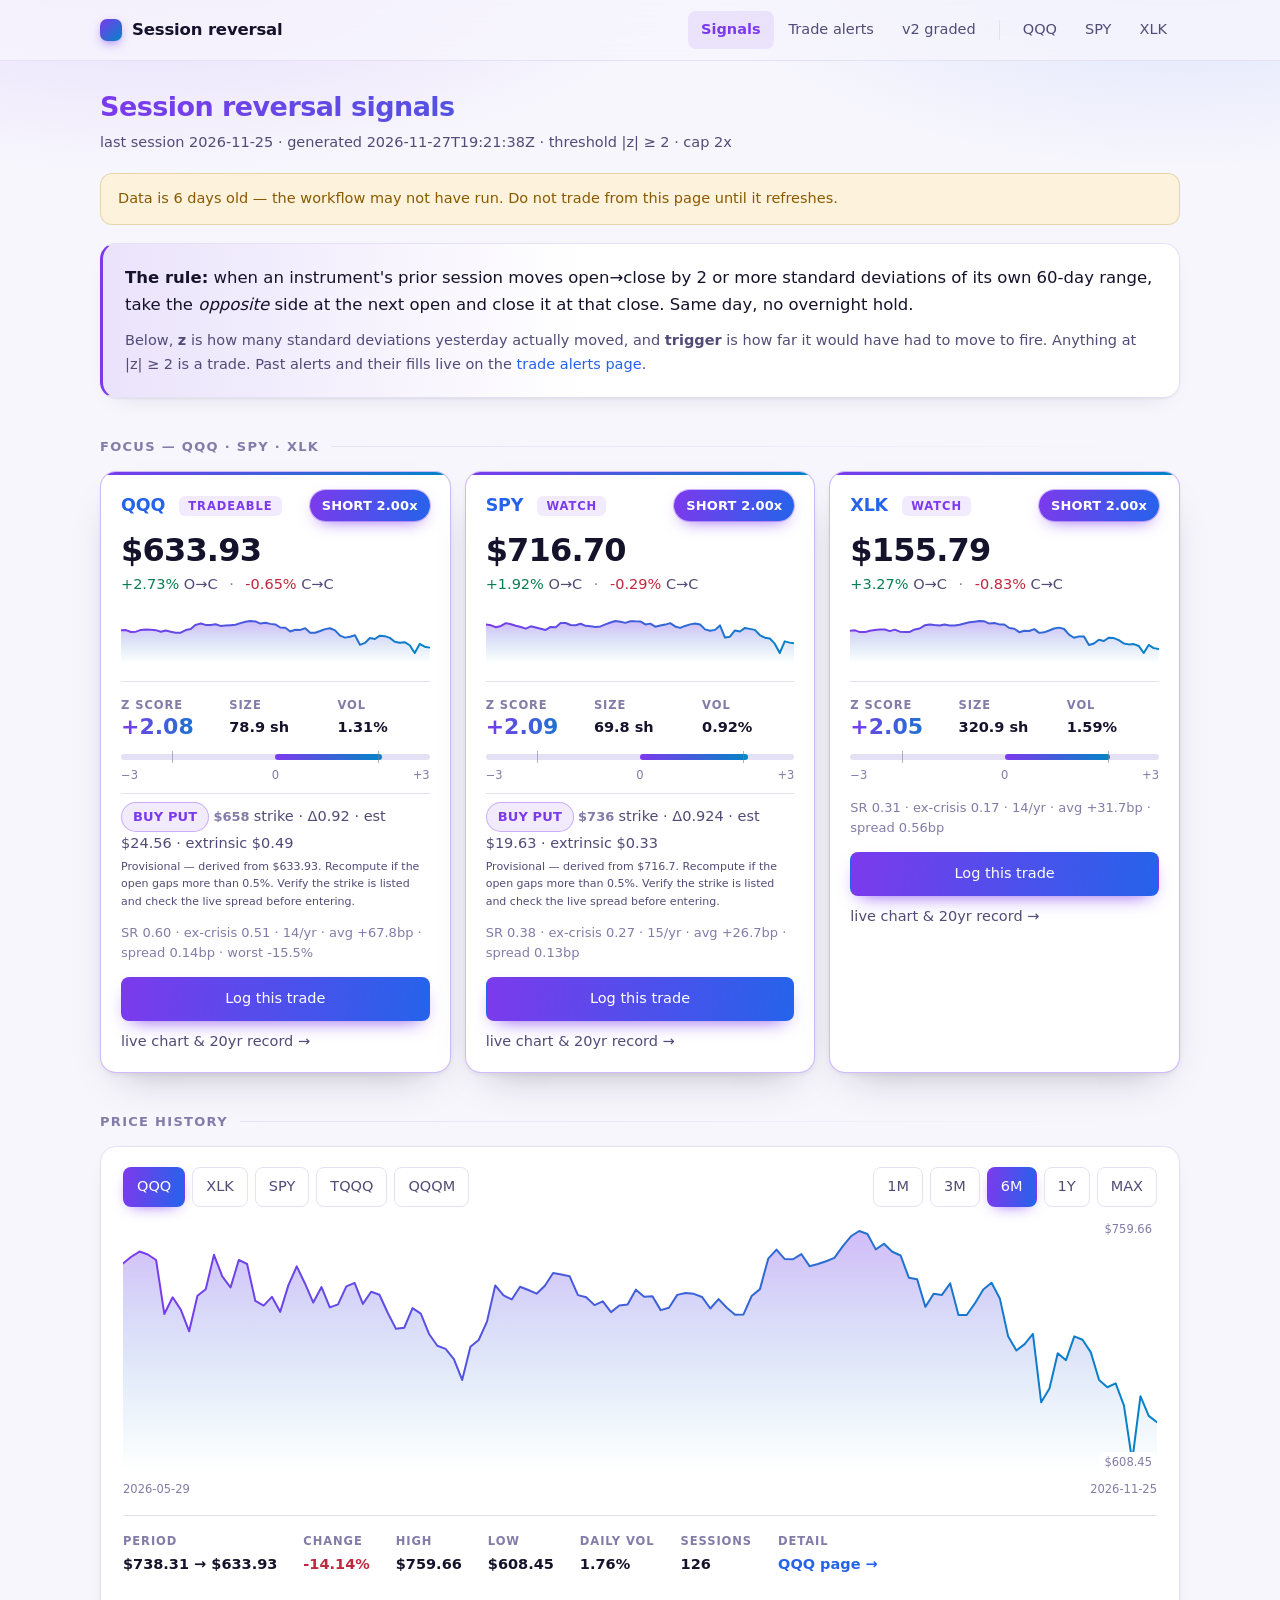
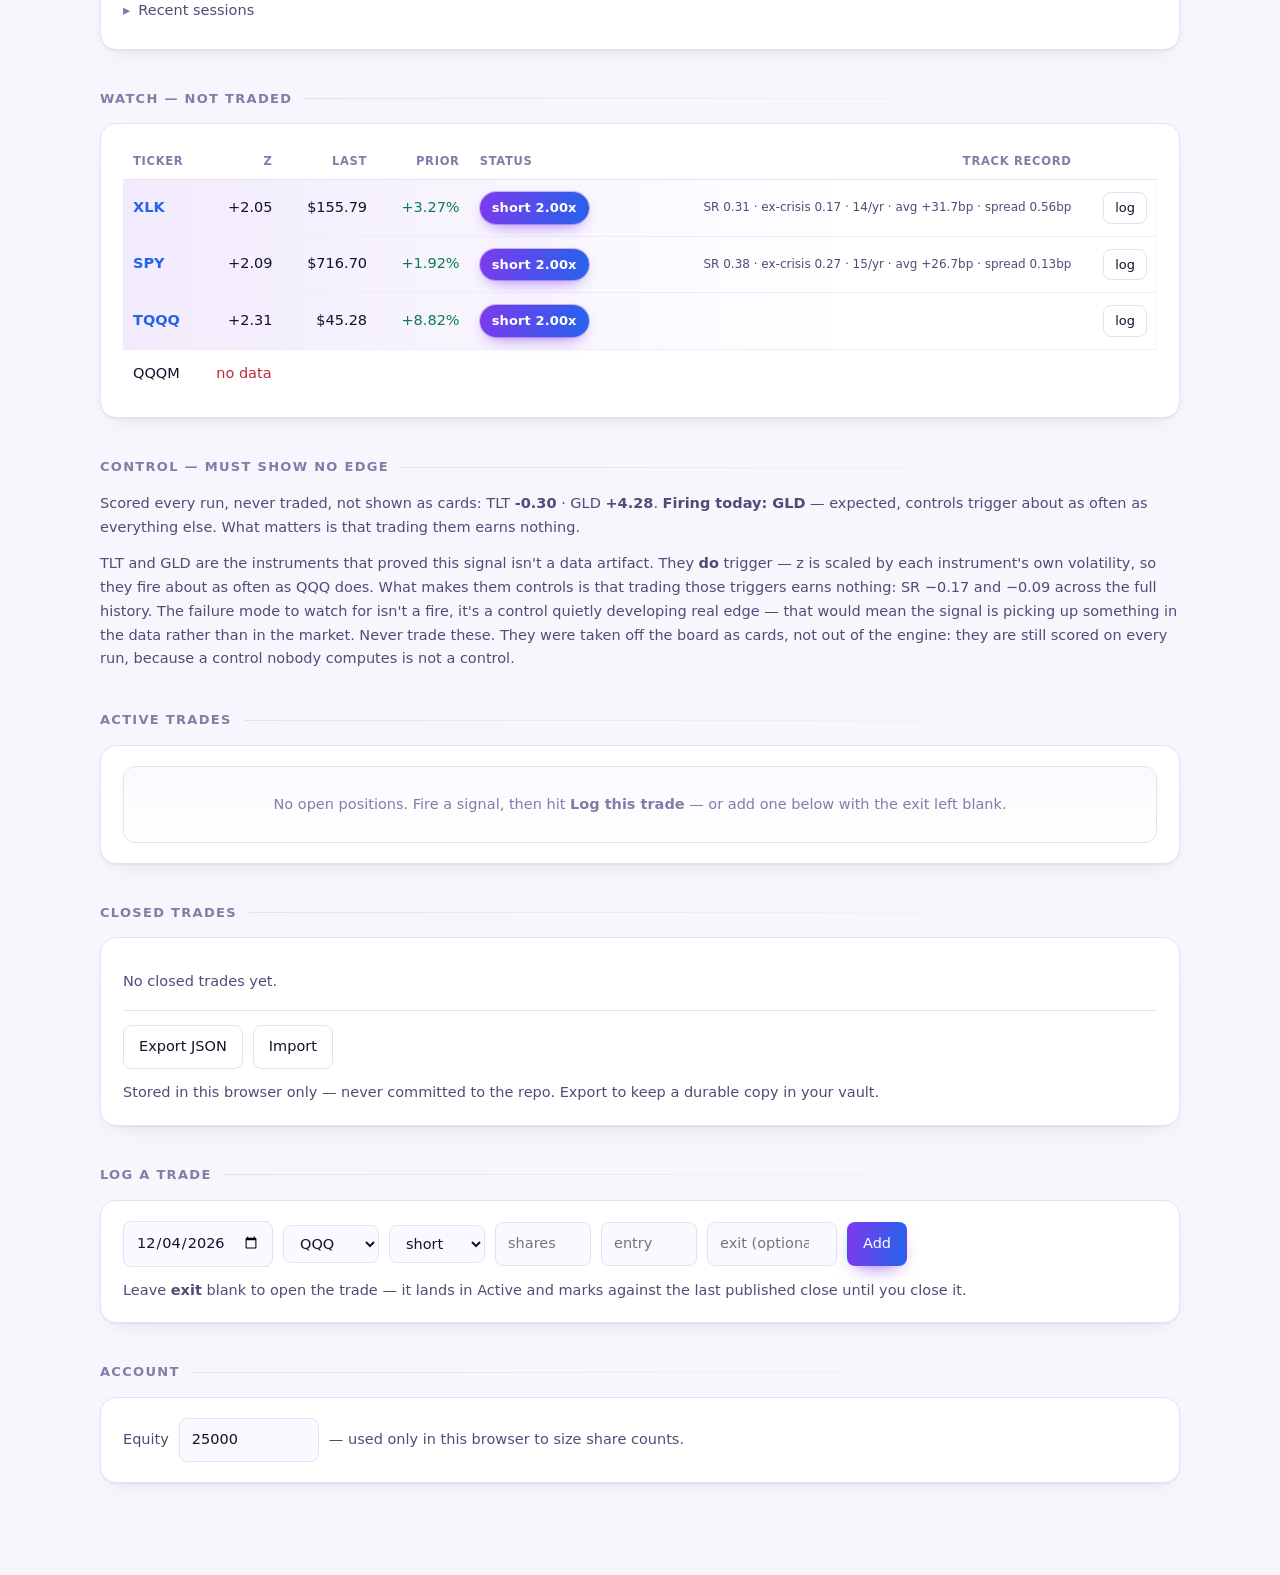
<file: index.html>
<!DOCTYPE html>
<html lang="en">
<head>
<meta charset="utf-8">
<meta name="viewport" content="width=device-width, initial-scale=1">
<title>Session reversal signals</title>
<link rel="stylesheet" href="assets/style.css">
</head>
<body>
<header class="topbar">
  <div class="topbar-in">
    <a class="brand" href="./"><span class="mark"></span><span>Session reversal</span></a>
    <nav class="nav">
      <a class="navlink" href="./" aria-current="page">Signals</a>
      <a class="navlink" href="alerts.html">Trade alerts</a>
      <a class="navlink" href="v2.html">v2 graded</a>
      <span class="navsep"></span>
      <a class="navlink" id="nav-QQQ" href="ticker.html?t=QQQ">QQQ</a>
      <a class="navlink" id="nav-SPY" href="ticker.html?t=SPY">SPY</a>
      <a class="navlink" id="nav-XLK" href="ticker.html?t=XLK">XLK</a>
    </nav>
  </div>
</header>
<div class="wrap">
  <h1>Session reversal signals</h1>
  <p class="sub" id="stamp">loading…</p>
  <div id="stale"></div>

  <div class="card explain">
    <p style="margin:0 0 10px"><strong>The rule:</strong> when an instrument's
    prior session moves open&rarr;close by 2 or more standard deviations of its
    own 60-day range, take the <em>opposite</em> side at the next open and close
    it at that close. Same day, no overnight hold.</p>
    <p class="note" style="margin:0">Below, <strong>z</strong> is how many
    standard deviations yesterday actually moved, and <strong>trigger</strong> is
    how far it would have had to move to fire. Anything at |z| ≥ 2 is a trade.
    Past alerts and their fills live on the
    <a href="alerts.html">trade alerts page</a>.</p>
  </div>

  <h2>Focus — QQQ · SPY · XLK</h2>
  <div class="grid3" id="focus"></div>

  <h2>Price history</h2>
  <div class="card">
    <div class="row" style="margin-bottom:14px">
      <div class="chips" id="ex-ticks"></div>
      <div class="spacer"></div>
      <div class="chips" id="ex-range"></div>
    </div>
    <div id="ex-body"></div>
  </div>

  <h2>Watch — not traded</h2>
  <div id="watch"></div>

  <h2>Control — must show no edge</h2>
  <div id="ctrl"></div>
  <p class="note">TLT and GLD are the instruments that proved this signal isn't a data
  artifact. They <strong>do</strong> trigger — z is scaled by each instrument's own
  volatility, so they fire about as often as QQQ does. What makes them controls is that
  trading those triggers earns nothing: SR −0.17 and −0.09 across the full history.
  The failure mode to watch for isn't a fire, it's a control quietly developing real
  edge — that would mean the signal is picking up something in the data rather than in
  the market. Never trade these. They were taken off the board as cards, not out of the
  engine: they are still scored on every run, because a control nobody computes is not
  a control.</p>

  <h2>Active trades</h2>
  <div id="active"></div>

  <h2>Closed trades</h2>
  <div class="card">
    <div id="log"></div>
    <div class="row" style="margin-top:16px;padding-top:14px;border-top:1px solid var(--line)">
      <button onclick="exportTrades()">Export JSON</button>
      <button onclick="document.getElementById('imp').click()">Import</button>
      <input id="imp" type="file" accept=".json" style="display:none" onchange="importTrades(event)">
    </div>
    <p class="note">Stored in this browser only — never committed to the repo.
    Export to keep a durable copy in your vault.</p>
  </div>

  <h2>Log a trade</h2>
  <div class="card">
    <div class="row">
      <input id="t-date" type="date" style="width:150px" title="entry date">
      <select id="t-tick" style="width:96px"></select>
      <select id="t-side" style="width:96px">
        <option value="short">short</option>
        <option value="buy">buy</option>
      </select>
      <input id="t-size" type="number" step="0.01" placeholder="shares" style="width:96px">
      <input id="t-entry" type="number" step="0.01" placeholder="entry" style="width:96px">
      <input id="t-exit" type="number" step="0.01" placeholder="exit (optional)" style="width:130px">
      <button class="primary" onclick="addTrade()">Add</button>
    </div>
    <p class="note">Leave <strong>exit</strong> blank to open the trade — it lands in
    Active and marks against the last published close until you close it.</p>
  </div>

  <h2>Account</h2>
  <div class="card">
    <div class="row">
      <span class="meta">Equity</span>
      <input id="acct" type="number" step="1000" style="width:140px" oninput="saveAcct()">
      <span class="meta">— used only in this browser to size share counts.</span>
    </div>
  </div>
</div>

<script src="assets/common.js"></script>
<script>
const RANGES = [['1M',21],['3M',63],['6M',126],['1Y',252],['MAX',null]];
let DATA = null, PRICES = null, exTicker = 'QQQ', exRange = 126;

const inst   = tk => DATA ? DATA.instruments.find(i => i.ticker === tk) : null;
const series = tk => PRICES && PRICES.series ? PRICES.series[tk] : null;

function mark(tk){
  const s = series(tk);
  if(s && s.close.length) return s.close[s.close.length-1];
  const i = inst(tk);
  return i && i.price ? i.price : null;
}
function closeToClose(tk){
  const s = series(tk);
  if(!s || s.close.length < 2) return null;
  const c = s.close;
  return c[c.length-1]/c[c.length-2] - 1;
}
function saveAcct(){ store.set('acct', $('acct').value || 25000); render(); }
function onTradesChanged(){ renderActive(); renderLog(); }

/* ------------------------------------------------------------------ cards */
function sparkline(tk){
  const s = series(tk);
  if(!s || s.close.length < 2) return '<div class="meta" style="font-size:12px">no history yet</div>';
  return chartHTML(s.close.slice(-63), 'sp'+tk, 52);
}

function focusCard(tk){
  const i = inst(tk);
  if(!i) return `<div class="fcard"><div class="tick">${tk}</div>
    <p class="meta">not in the universe</p></div>`;
  if(i.error) return `<div class="fcard"><div class="tick">${tk}</div>
    <p class="err">${esc(i.error)}</p></div>`;

  const fires = i.action && i.action !== 'none';
  const px = mark(tk), ctc = closeToClose(tk);
  const shares = fires ? Math.abs(i.position)*acct()/(px || i.price) : 0;

  return `<div class="fcard ${fires?'fires':''}">
    <div class="fhead">
      <div><a class="tick" href="ticker.html?t=${i.ticker}">${i.ticker}</a>
        <span class="tier">${i.tier}</span></div>
      ${fires ? `<span class="pill go">${i.action.toUpperCase()} ${Math.abs(i.position).toFixed(2)}x</span>`
              : '<span class="pill no">no trade</span>'}
    </div>
    <div class="px">$${(px??0).toFixed(2)}</div>
    <div class="chg">
      <span class="${cls(i.prev_return)}">${pct(i.prev_return)}</span>
      <span class="meta">O→C</span>
      ${ctc !== null ? `<span class="sep">·</span>
        <span class="${cls(ctc)}">${pct(ctc)}</span>
        <span class="meta">C→C</span>` : ''}
    </div>
    <div class="spark">${sparkline(tk)}</div>
    <div class="frow">
      <div><div class="lbl">z score</div>
        <div class="zv ${fires?'hot':''}">${i.z>=0?'+':''}${i.z.toFixed(2)}</div></div>
      <div><div class="lbl">${fires?'size':'trigger'}</div>
        <div class="val">${fires ? shares.toFixed(1)+' sh' : '±'+(i.trigger_up*100).toFixed(2)+'%'}</div></div>
      <div><div class="lbl">vol</div><div class="val">${(i.vol*100).toFixed(2)}%</div></div>
    </div>
    ${zMeter(i.z, DATA.threshold)}
    ${exposureLine(i)}
    ${optionLine(i)}
    <div class="stat">${statLine(i.stats)}${
      i.stats.worst_trade ? ` · worst ${i.stats.worst_trade}%` : ''}</div>
    <div class="cardact">
      ${fires ? `<button class="primary block" onclick="prefill('${i.ticker}')">
        Log this trade</button>` : ''}
      <a class="meta" href="ticker.html?t=${i.ticker}">live chart &amp; 20yr record &rarr;</a>
    </div>
  </div>`;
}

/* Leverage baked into the instrument, not into the position. TQQQ at a 2.0
   position is 6x the index. Rendered whenever leverage differs from 1 —
   including when the signal is quiet — so it is a property of the row rather
   than a warning that only appears once there is bad news to deliver. */
function exposureLine(i){
  const lev = i.leverage || 1;
  if(lev === 1) return '';
  const eff = i.effective_exposure ?? (i.position || 0) * lev;
  return `<div class="stat"><span class="err"><strong>${lev}x instrument</strong></span>
    <span class="meta">— ${eff ? Math.abs(eff).toFixed(2) + 'x effective exposure to the index'
      : 'no position, but any size here is ' + lev + 'x'}</span></div>`;
}

/* The engine only publishes option_hint for penny-tick names that fired.
   The strike is derived from the last published close; entry is at an open
   that did not exist when the engine ran, so it is explicitly provisional. */
function optionLine(i){
  const h = i.option_hint;
  if(!h) return '';
  const gap = h.recompute_if_gap_pct;
  return `<div class="stat" style="border-top:1px solid var(--line);padding-top:8px;margin-top:8px">
    <div><span class="pill ${h.side === 'put' ? 'short' : 'buy'}">BUY ${h.side.toUpperCase()}</span>
      <strong>$${h.strike}</strong>
      <span class="meta">strike · Δ${h.delta} · est $${h.est_price}
      · extrinsic $${h.est_extrinsic}</span></div>
    <div class="meta" style="font-size:11px;margin-top:4px">
      Provisional — derived from $${h.ref_spot}. Recompute if the open gaps
      more than ${gap}%. Verify the strike is listed and check the live spread
      before entering.</div>
  </div>`;
}

function rowsTable(list){
  if(!list.length) return '<div class="card meta">none</div>';
  return `<div class="card scroll"><table><thead><tr>
    <th>Ticker</th><th class="num">z</th><th class="num">Last</th><th class="num">Prior</th>
    <th>Status</th><th class="num">Track record</th><th></th></tr></thead><tbody>` +
    list.map(i => {
      if(i.error) return `<tr><td>${i.ticker}</td><td colspan="6" class="err">${esc(i.error)}</td></tr>`;
      const fires = i.action !== 'none', px = mark(i.ticker);
      return `<tr class="${fires?'hl':''}">
        <td><a href="ticker.html?t=${i.ticker}"><strong>${i.ticker}</strong></a></td>
        <td class="num">${i.z>=0?'+':''}${i.z.toFixed(2)}</td>
        <td class="num">${px !== null ? '$'+px.toFixed(2) : '—'}</td>
        <td class="num ${cls(i.prev_return)}">${pct(i.prev_return)}</td>
        <td>${fires ? `<span class="pill go">${i.action} ${Math.abs(i.position).toFixed(2)}x</span>`
                    : '<span class="meta">quiet</span>'}</td>
        <td class="num meta" style="font-size:12px">${statLine(i.stats)}</td>
        <td class="num">${fires && i.tier !== 'control'
          ? `<button class="mini" onclick="prefill('${i.ticker}')">log</button>`
          : (fires ? '<span class="err" style="font-size:12px">do not trade</span>' : '')}</td>
        </tr>`;
    }).join('') + '</tbody></table></div>';
}

/* ------------------------------------------------------------------ explorer */
function renderExplorer(){
  const tickers = DATA
    ? DATA.instruments.filter(i => i.display !== false).map(i => i.ticker)
    : FOCUS;
  $('ex-ticks').innerHTML = tickers.map(t =>
    `<button class="chip" aria-pressed="${t===exTicker}" onclick="setTicker('${t}')">${t}</button>`).join('');
  $('ex-range').innerHTML = RANGES.map(([lab,n]) =>
    `<button class="chip" aria-pressed="${n===exRange}" onclick="setRange(${n})">${lab}</button>`).join('');

  const s = series(exTicker);
  if(!s || s.close.length < 2){
    $('ex-body').innerHTML = `<div class="emptybox">No price history published yet.<br>
      Run the <strong>signals</strong> workflow from the Actions tab — it writes
      <code>data/prices.json</code> alongside the signal.</div>`;
    return;
  }
  const n = exRange ? Math.min(exRange, s.close.length) : s.close.length;
  const cut = {dates:s.dates.slice(-n), open:s.open.slice(-n), close:s.close.slice(-n)};
  const first = cut.close[0], last = cut.close[cut.close.length-1];
  const chg = last/first - 1;
  const rets = cut.close.map((c,i) => i ? c/cut.close[i-1]-1 : 0).slice(1);
  const mean = rets.reduce((a,b)=>a+b,0)/(rets.length||1);
  const sd = Math.sqrt(rets.reduce((a,b)=>a+(b-mean)**2,0)/(rets.length||1));

  $('ex-body').innerHTML = `<div id="chart-host"></div>
    <div class="exstats">
      ${[['period','$'+first.toFixed(2)+' → $'+last.toFixed(2)],
         ['change',`<span class="${cls(chg)}">${pct(chg)}</span>`],
         ['high','$'+Math.max(...cut.close).toFixed(2)],
         ['low','$'+Math.min(...cut.close).toFixed(2)],
         ['daily vol',(sd*100).toFixed(2)+'%'],
         ['sessions',cut.close.length]]
        .map(([l,v]) => `<div><div class="lbl">${l}</div><div class="val">${v}</div></div>`).join('')}
      <div><div class="lbl">detail</div>
        <div class="val"><a href="ticker.html?t=${exTicker}">${exTicker} page →</a></div></div>
    </div>
    <details style="margin-top:16px"><summary>Recent sessions</summary>
      <div class="scroll" style="margin-top:10px">${sessionTable(cut)}</div></details>`;

  mountChart($('chart-host'), {
    values: cut.close, id: 'ex',
    axHi: '$'+Math.max(...cut.close).toFixed(2), axLo: '$'+Math.min(...cut.close).toFixed(2),
    xFirst: cut.dates[0], xLast: cut.dates[cut.dates.length-1],
    tip: i => {
      const c = cut.close[i], o = cut.open[i];
      const sess = o > 0 ? c/o - 1 : 0;
      const prev = i > 0 ? c/cut.close[i-1] - 1 : 0;
      return `<strong>${cut.dates[i]}</strong><br>
        close $${c.toFixed(2)} <span class="${cls(prev)}">${pct(prev)}</span><br>
        <span class="meta">open $${o.toFixed(2)} · session</span>
        <span class="${cls(sess)}">${pct(sess)}</span>`;
    }
  });
}

function sessionTable(s){
  const n = s.close.length, rows = [];
  for(let i = n-1; i >= Math.max(0, n-25); i--){
    const o = s.open[i], c = s.close[i];
    const sess = o > 0 ? c/o - 1 : 0;
    const ctc = i > 0 ? c/s.close[i-1] - 1 : null;
    rows.push(`<tr><td>${s.dates[i]}</td>
      <td class="num">$${o.toFixed(2)}</td><td class="num">$${c.toFixed(2)}</td>
      <td class="num ${cls(sess)}">${pct(sess)}</td>
      <td class="num ${ctc===null?'':cls(ctc)}">${ctc===null?'—':pct(ctc)}</td></tr>`);
  }
  return `<table><thead><tr><th>Date</th><th class="num">Open</th><th class="num">Close</th>
    <th class="num">O→C</th><th class="num">C→C</th></tr></thead><tbody>${rows.join('')}</tbody></table>`;
}
function setTicker(t){ exTicker = t; renderExplorer(); }
function setRange(n){ exRange = n; renderExplorer(); }

/* ------------------------------------------------------------------ trades */
function expectationBp(list){
  const bps = list.map(t => {
    const i = inst(t.ticker);
    return i && i.stats && i.stats.avg_bp ? i.stats.avg_bp : null;
  }).filter(v => v !== null);
  return bps.length ? bps.reduce((a,b)=>a+b,0)/bps.length : 67.8;
}

function prefill(tk){
  const i = inst(tk); if(!i) return;
  const px = mark(tk) || i.price;
  $('t-date').value = today();
  $('t-tick').value = tk;
  $('t-side').value = i.action === 'buy' ? 'buy' : 'short';
  $('t-size').value = (Math.abs(i.position)*acct()/px).toFixed(2);
  $('t-entry').value = px.toFixed(2);
  $('t-exit').value = '';
  $('t-entry').scrollIntoView({behavior:'smooth', block:'center'});
  ['t-entry','t-size'].forEach(id => {
    $(id).classList.add('flash');
    setTimeout(() => $(id).classList.remove('flash'), 2200);
  });
  setTimeout(() => { $('t-entry').focus(); $('t-entry').select(); }, 320);
}

function addTrade(){
  const d = $('t-date').value, tk = $('t-tick').value.toUpperCase().trim(),
        sd = $('t-side').value, sz = parseFloat($('t-size').value),
        en = parseFloat($('t-entry').value), exRaw = $('t-exit').value.trim();
  if(!d || !tk || !en){ alert('need a date, ticker and entry price'); return; }
  const ex = exRaw === '' ? null : parseFloat(exRaw);
  const t = trades();
  t.push({id:uid(), ticker:tk, side:sd, size:isFinite(sz)?sz:null, entry:en,
          entryDate:d, exit:ex, exitDate: ex === null ? null : d});
  saveTrades(sortTrades(t));
  ['t-size','t-entry','t-exit'].forEach(i => $(i).value = '');
}

function renderActive(){
  const open = trades().filter(isOpen);
  if(!open.length){
    $('active').innerHTML = `<div class="card"><div class="emptybox">
      No open positions. Fire a signal, then hit <strong>Log this trade</strong> —
      or add one below with the exit left blank.</div></div>`;
    return;
  }
  let totalPL = 0, sized = 0;
  const rows = open.map(t => {
    const m = mark(t.ticker), r = tradeRet(t, m);
    const pl = (r !== null && t.size) ? r*t.entry*t.size : null;
    if(pl !== null){ totalPL += pl; sized++; }
    return `<tr class="hl">
      <td><a href="ticker.html?t=${esc(t.ticker)}"><strong>${esc(t.ticker)}</strong></a></td>
      <td><span class="pill ${t.side==='short'?'short':'buy'}">${t.side}</span></td>
      <td class="num">${t.size ?? '—'}</td>
      <td class="num">$${Number(t.entry).toFixed(2)}</td>
      <td class="num meta">${esc(t.entryDate||'—')}</td>
      <td class="num">${m !== null ? '$'+m.toFixed(2) : '—'}</td>
      <td class="num ${r===null?'':cls(r)}"><strong>${r===null?'—':pct(r)}</strong></td>
      <td class="num ${pl===null?'':cls(pl)}">${pl===null?'—':usd(pl)}</td>
      <td class="num">
        <button class="mini" onclick="closeTrade('${esc(t.id)}', ${m||0})">close</button>
        <button class="mini" onclick="delTrade('${esc(t.id)}')">×</button></td></tr>`;
  }).join('');

  $('active').innerHTML = `<div class="card scroll"><table><thead><tr>
    <th>Ticker</th><th>Side</th><th class="num">Size</th><th class="num">Entry</th>
    <th class="num">Opened</th><th class="num">Mark</th><th class="num">Unreal.</th>
    <th class="num">P&amp;L</th><th></th></tr></thead><tbody>${rows}</tbody></table>
    <p class="note">${open.length} open${sized ? ` · unrealised
    <strong class="${cls(totalPL)}">${usd(totalPL)}</strong>` : ' · add a share count to see dollar P&L'}.
    Marked against the last published close (${DATA ? DATA.last_session : '—'}) —
    not a live quote.</p></div>`;
}

function renderLog(){
  const done = trades().filter(t => !isOpen(t));
  if(!done.length){ $('log').innerHTML = '<p class="note">No closed trades yet.</p>'; return; }
  const rets = done.map(t => tradeRet(t)).filter(v => v !== null);
  const avg = rets.reduce((a,b)=>a+b,0)/(rets.length||1);
  const wins = rets.filter(v => v > 0).length;
  const exp = expectationBp(done);
  let net = 0, sized = 0;

  const rows = done.map(t => {
    const r = tradeRet(t);
    const pl = (r !== null && t.size) ? r*t.entry*t.size : null;
    if(pl !== null){ net += pl; sized++; }
    return `<tr>
      <td class="meta">${esc(t.exitDate || t.entryDate || '—')}</td>
      <td><a href="ticker.html?t=${esc(t.ticker)}"><strong>${esc(t.ticker)}</strong></a></td>
      <td><span class="pill ${t.side==='short'?'short':'buy'}">${esc(t.side)}</span></td>
      <td class="num">${t.size ?? '—'}</td>
      <td class="num">$${Number(t.entry).toFixed(2)}</td>
      <td class="num">$${Number(t.exit).toFixed(2)}</td>
      <td class="num ${r===null?'':cls(r)}"><strong>${r===null?'—':pct(r)}</strong></td>
      <td class="num ${pl===null?'':cls(pl)}">${pl===null?'—':usd(pl)}</td>
      <td class="num"><button class="mini" onclick="delTrade('${esc(t.id)}')">×</button></td></tr>`;
  }).join('');

  $('log').innerHTML = `<div class="scroll"><table><thead><tr>
    <th>Closed</th><th>Ticker</th><th>Side</th><th class="num">Size</th>
    <th class="num">Entry</th><th class="num">Exit</th><th class="num">Return</th>
    <th class="num">P&amp;L</th><th></th></tr></thead><tbody>${rows}</tbody></table></div>
    <p class="note">${done.length} trades · realised avg
    <strong class="${cls(avg)}">${bp(avg)}</strong>
    vs backtest expectation <strong>+${exp.toFixed(1)}bp</strong> · hit rate
    ${(wins/rets.length*100).toFixed(0)}%${sized ? ` · net
    <strong class="${cls(net)}">${usd(net)}</strong>` : ''}.
    ${avg*1e4 < exp
      ? 'Running below expectation — a persistent shortfall means slippage the cost model missed.'
      : 'Running at or above expectation.'}</p>`;
}

/* ------------------------------------------------------------------ render */
/* Controls are scored every run but do not get cards. A control that stops
   being computed stops being a control, so this reports their z compactly
   rather than dropping them — the check is the reason the signal is trusted
   at all, and an invisible check is one nobody notices has stopped. */
function controlStatus(){
  const ctrl = DATA.instruments.filter(i => i.tier === 'control');
  if(!ctrl.length) return '<p class="note err">No control instruments are being scored.</p>';
  const bits = ctrl.map(i => i.error
    ? `${i.ticker} <span class="err">${esc(i.error)}</span>`
    : `${i.ticker} <strong>${i.z >= 0 ? '+' : ''}${i.z.toFixed(2)}</strong>`).join(' · ');
  const fired = ctrl.filter(i => i.action && i.action !== 'none');
  return `<p class="note">Scored every run, never traded, not shown as cards: ${bits}.
    ${fired.length ? `<strong>Firing today: ${fired.map(i => i.ticker).join(', ')}</strong> —
      expected, controls trigger about as often as everything else. What matters is that
      trading them earns nothing.` : 'Quiet today.'}</p>`;
}

function render(){
  if(!DATA) return;
  const by = t => DATA.instruments.filter(i => i.tier === t && i.display !== false);
  $('stamp').textContent =
    `last session ${DATA.last_session} · generated ${DATA.generated_at} · ` +
    `threshold |z| ≥ ${DATA.threshold} · cap ${DATA.cap}x`;

  const hrs = (Date.now() - new Date(DATA.generated_at).getTime())/36e5;
  const rogue = by('control').filter(i => i.action && i.action !== 'none');
  $('stale').innerHTML = storageWarning() +
    (rogue.length
      ? `<div class="banner">Control tier fired today: ${rogue.map(i=>i.ticker).join(', ')}.
         Expected — controls trigger at the same rate as everything else. Just don't
         trade them.</div>` : '') +
    (hrs > 36
      ? `<div class="banner">Data is ${Math.floor(hrs/24)} days old — the workflow may not
         have run. Do not trade from this page until it refreshes.</div>` : '');

  $('t-tick').innerHTML = DATA.instruments.filter(i => i.display !== false)
    .map(i => `<option value="${i.ticker}">${i.ticker}</option>`).join('');
  $('focus').innerHTML = FOCUS.map(focusCard).join('');
  $('watch').innerHTML = rowsTable(by('watch'));
  $('ctrl').innerHTML  = controlStatus();
  renderExplorer(); renderActive(); renderLog();
}

$('acct').value = acct();
$('t-date').value = today();

Promise.all([getJSON('data/signals.json', true), getJSON('data/prices.json')])
  .then(([sig, px]) => {
    DATA = sig; PRICES = px;
    if(!PRICES) console.warn('prices.json not published yet — charts disabled');
    render();
  })
  .catch(err => {
    $('stamp').textContent = '';
    $('stale').innerHTML = `<div class="banner">Could not load data/signals.json (${err}).
      The workflow may not have run yet — trigger it from the Actions tab.</div>`;
    renderActive(); renderLog();
  });

let rt;
addEventListener('resize', () => {
  clearTimeout(rt);
  rt = setTimeout(() => { if(PRICES) renderExplorer(); }, 200);
});
</script>
</body>
</html>
</file>
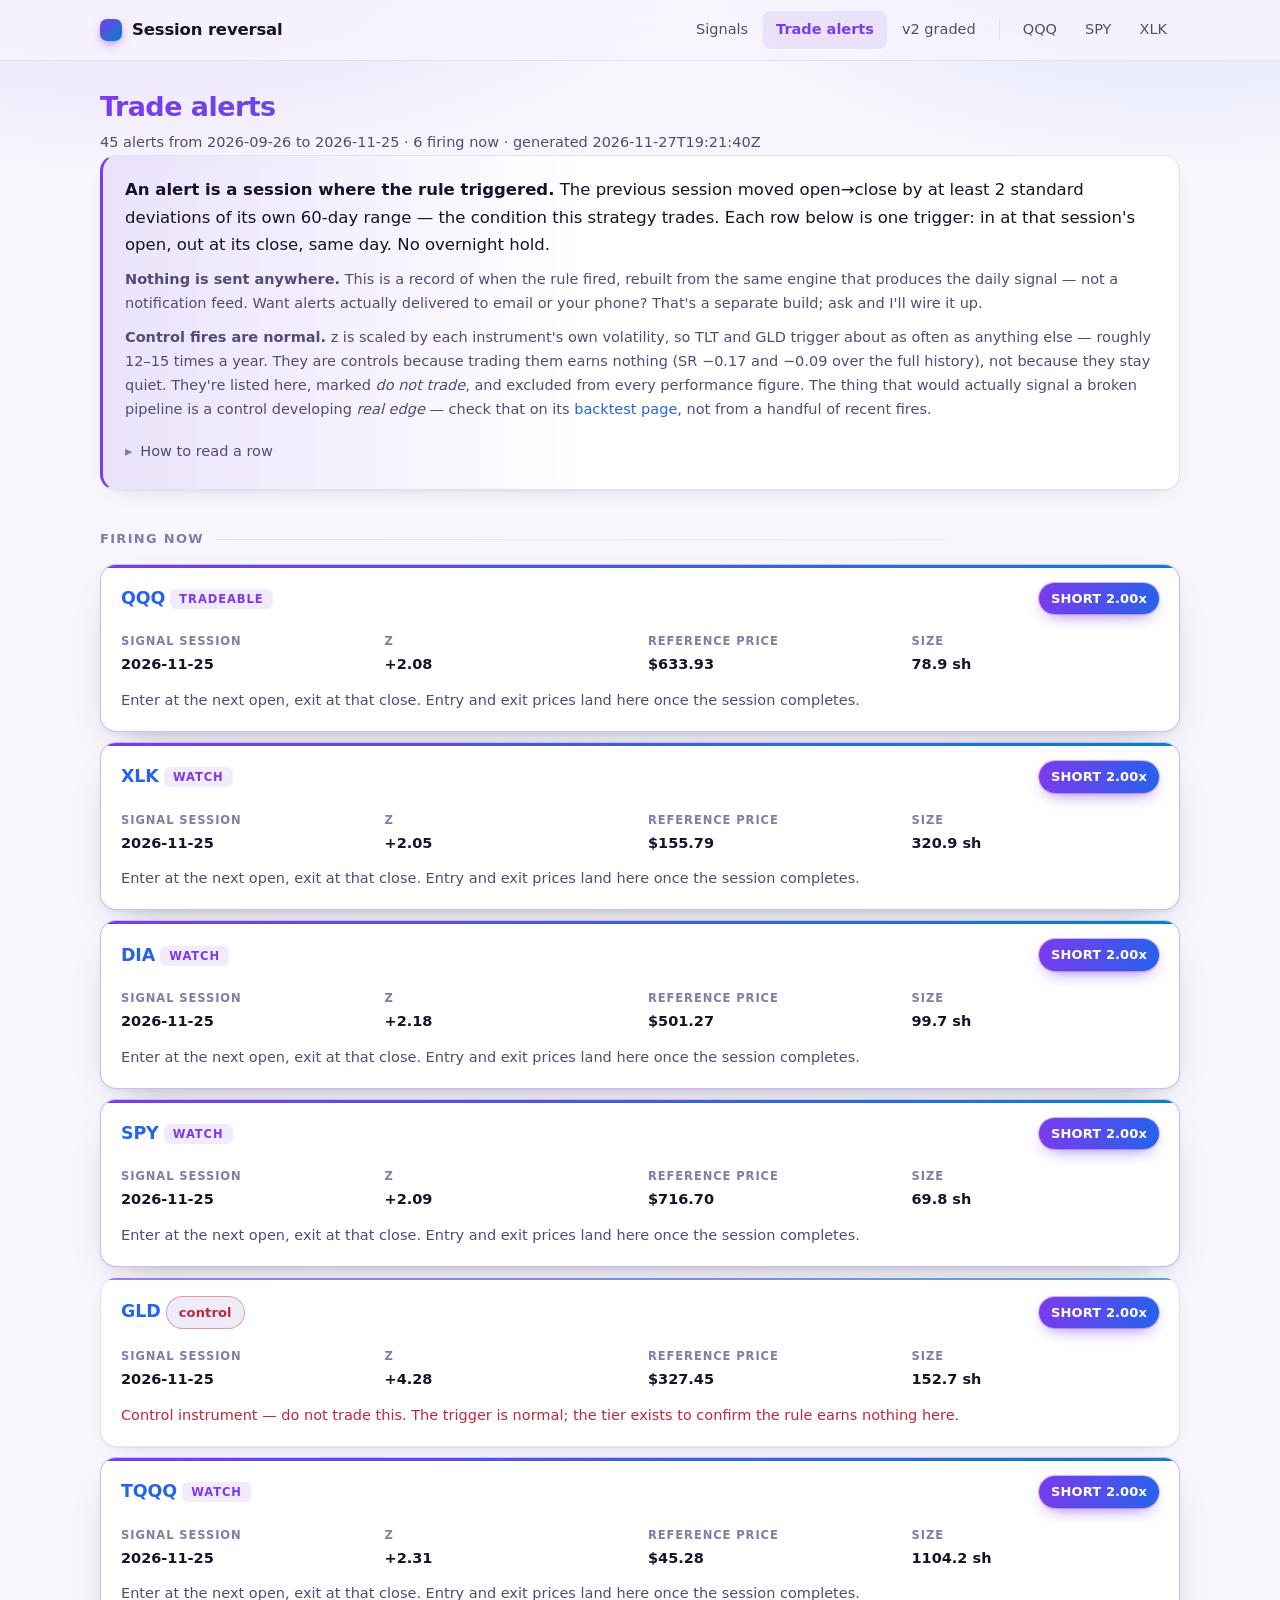
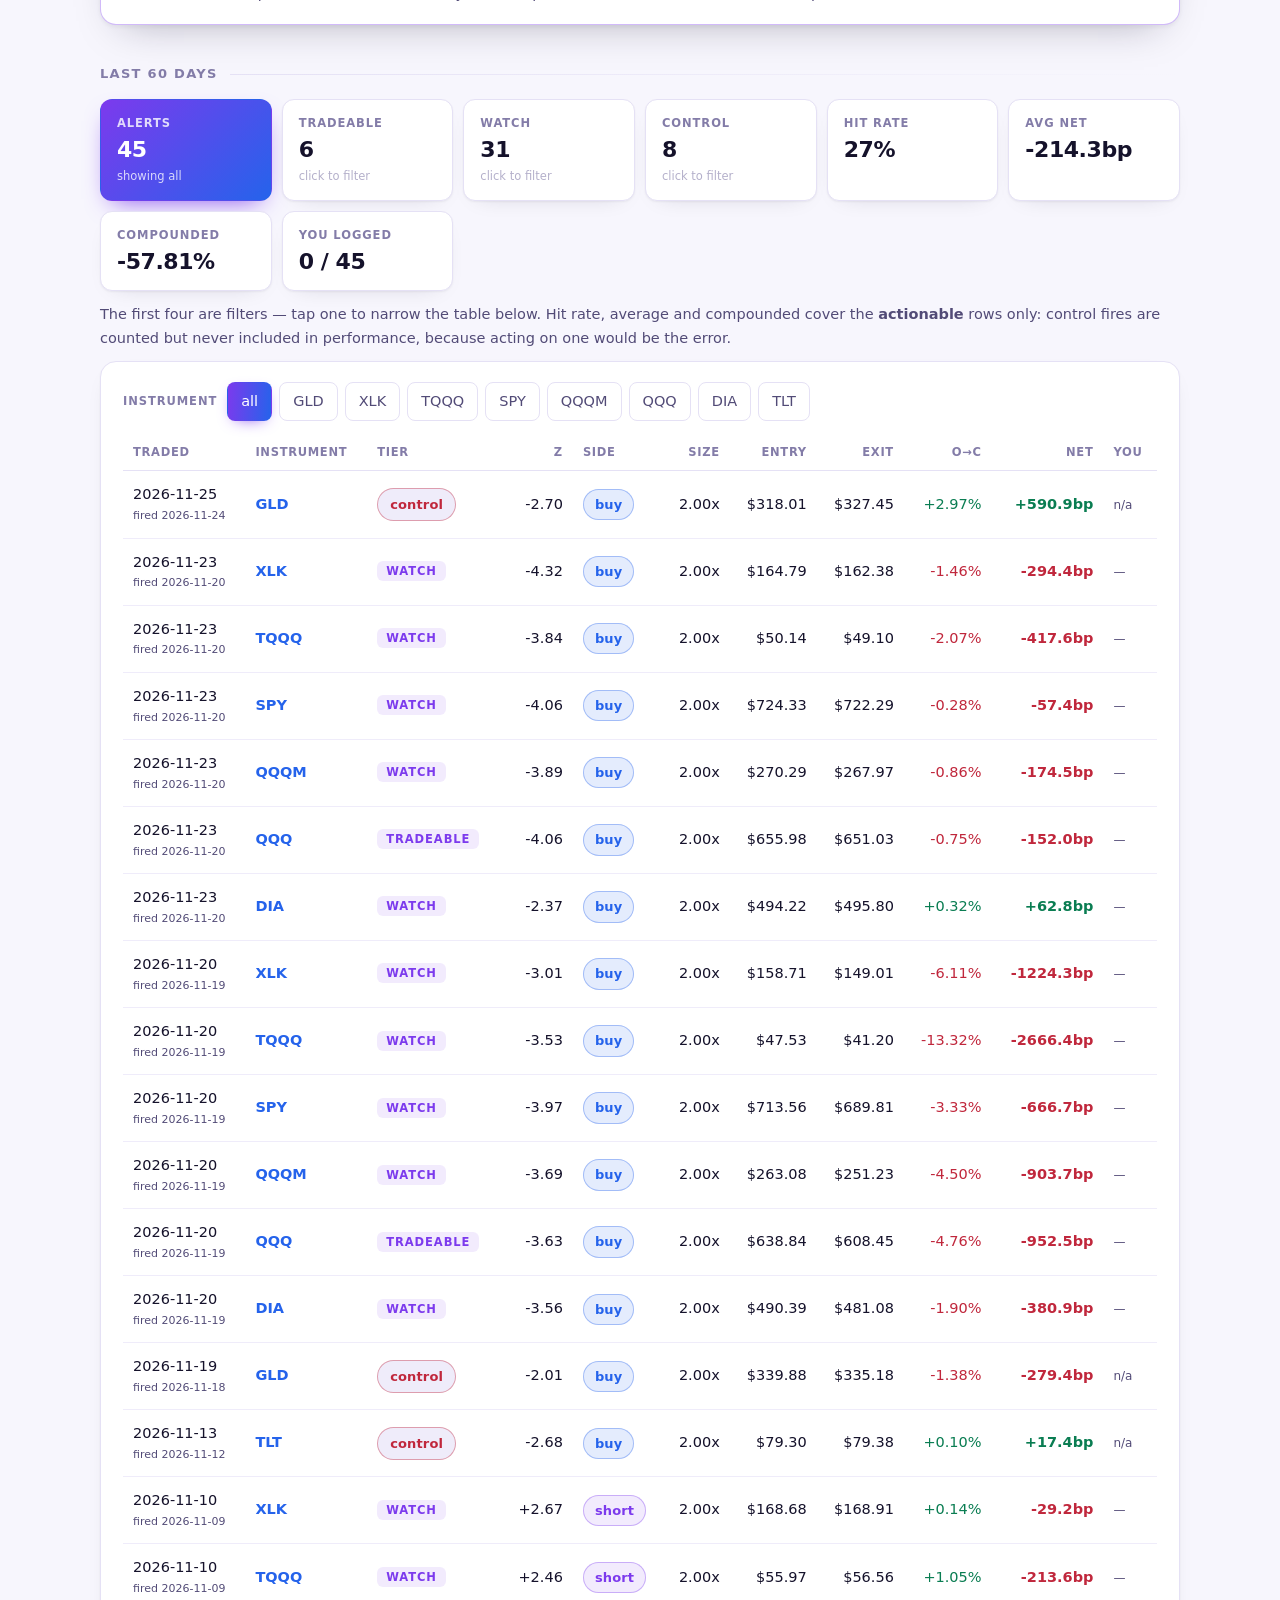
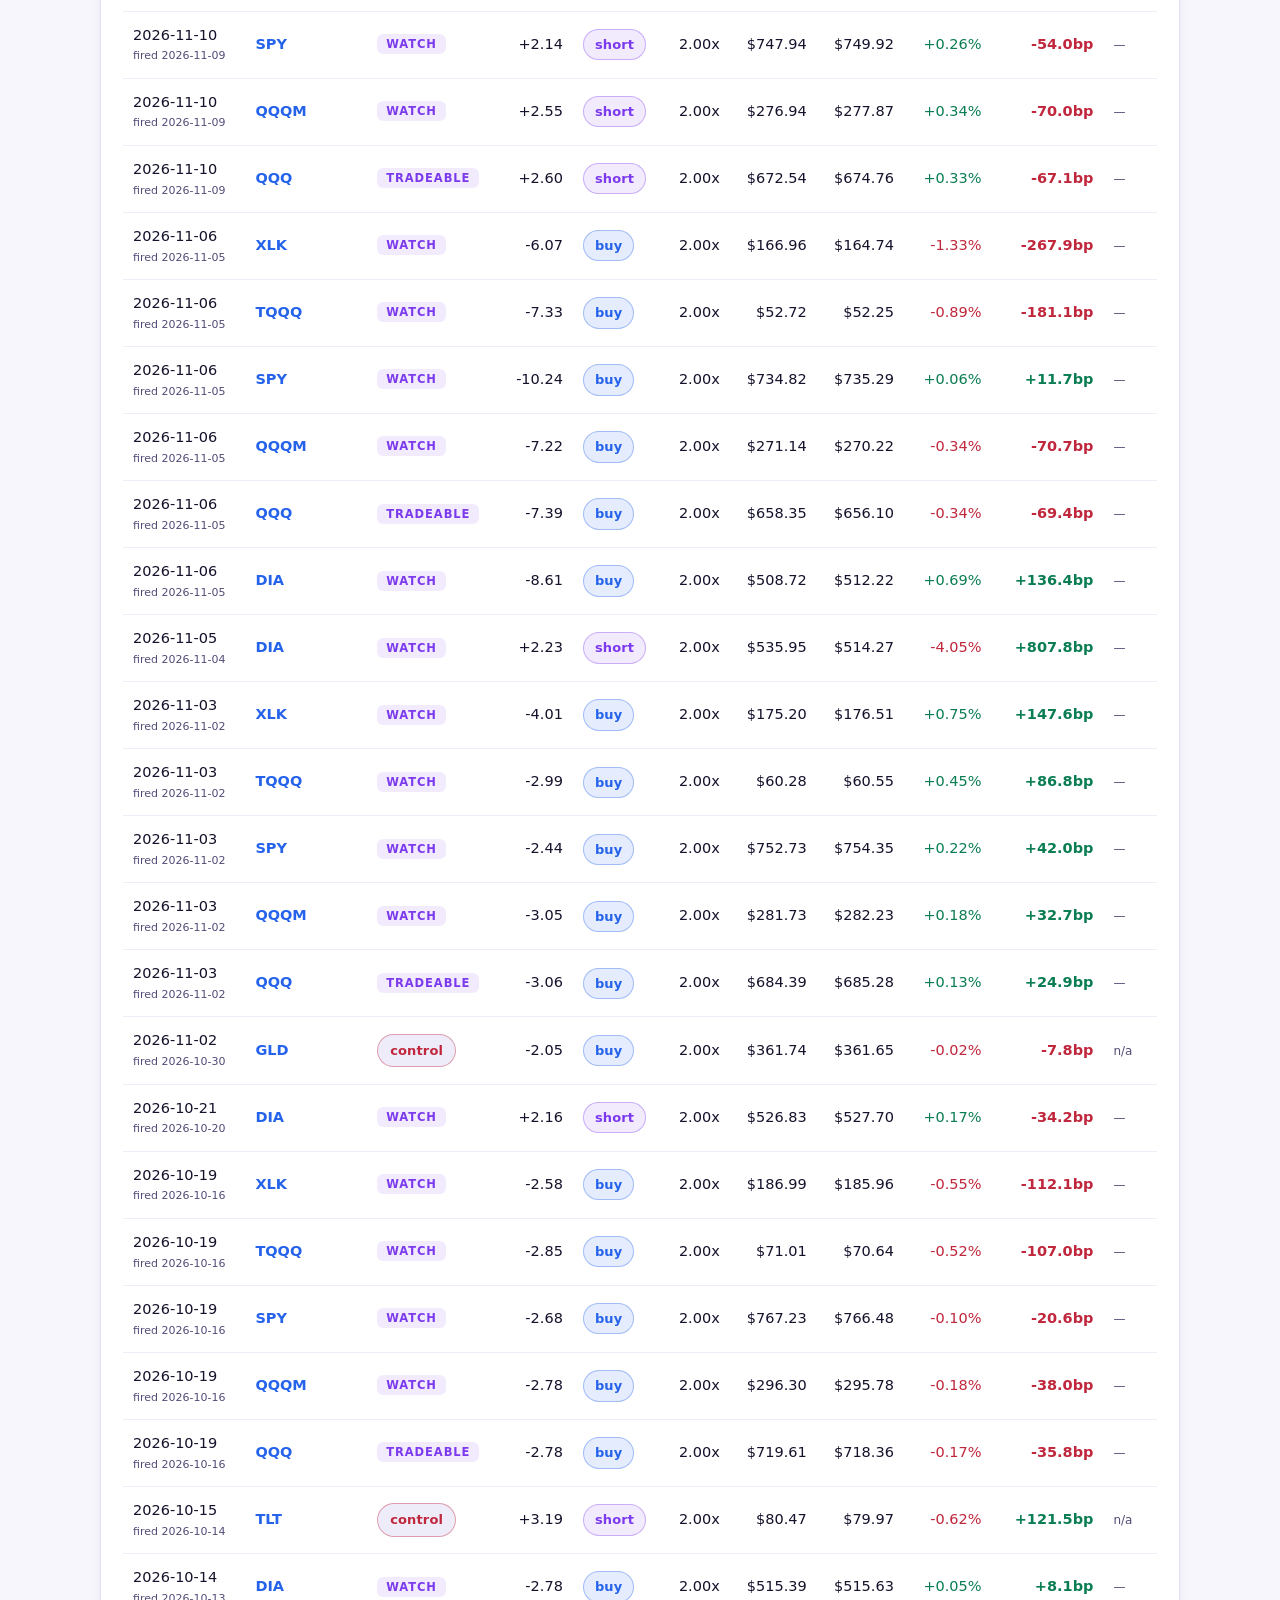
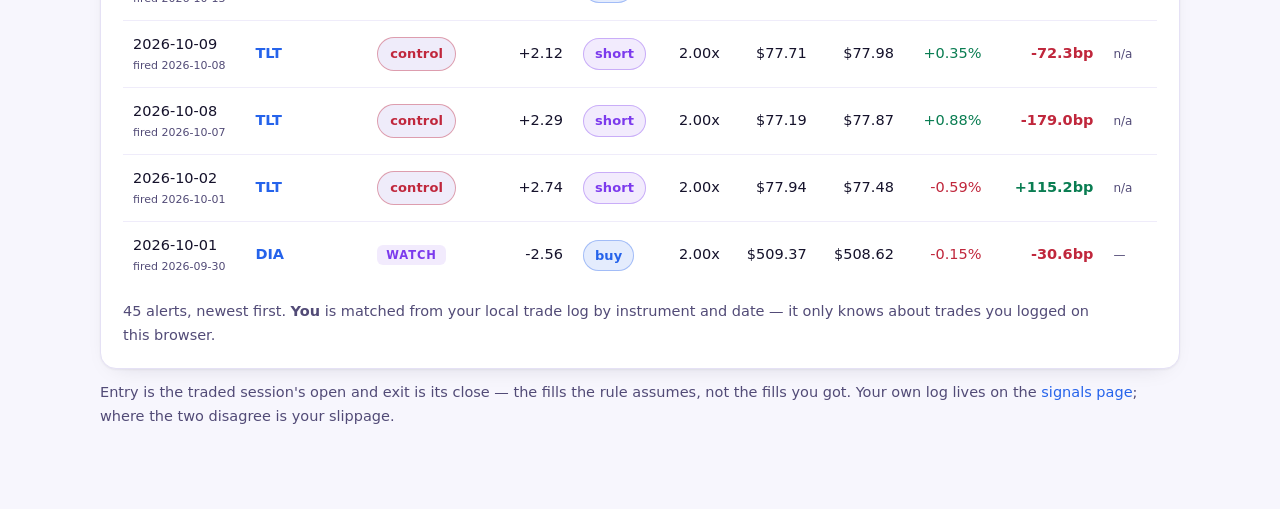
<file: alerts.html>
<!DOCTYPE html>
<html lang="en">
<head>
<meta charset="utf-8">
<meta name="viewport" content="width=device-width, initial-scale=1">
<title>Trade alerts — session reversal</title>
<link rel="stylesheet" href="assets/style.css">
</head>
<body>
<header class="topbar">
  <div class="topbar-in">
    <a class="brand" href="./"><span class="mark"></span><span>Session reversal</span></a>
    <nav class="nav">
      <a class="navlink" href="./">Signals</a>
      <a class="navlink" href="alerts.html" aria-current="page">Trade alerts</a>
      <a class="navlink" href="v2.html">v2 graded</a>
      <span class="navsep"></span>
      <a class="navlink" id="nav-QQQ" href="ticker.html?t=QQQ">QQQ</a>
      <a class="navlink" id="nav-SPY" href="ticker.html?t=SPY">SPY</a>
      <a class="navlink" id="nav-XLK" href="ticker.html?t=XLK">XLK</a>
    </nav>
  </div>
</header>
<div class="wrap">
  <h1>Trade alerts</h1>
  <p class="sub" id="stamp">loading…</p>
  <div id="alertbox"></div>

  <div class="card explain">
    <p style="margin:0 0 10px"><strong>An alert is a session where the rule
    triggered.</strong> The previous session moved open&rarr;close by at least
    2 standard deviations of its own 60-day range — the condition this strategy
    trades. Each row below is one trigger: in at that session's open, out at its
    close, same day. No overnight hold.</p>
    <p class="note" style="margin:0"><strong>Nothing is sent anywhere.</strong>
    This is a record of when the rule fired, rebuilt from the same engine that
    produces the daily signal — not a notification feed. Want alerts actually
    delivered to email or your phone? That's a separate build; ask and I'll wire it up.</p>
    <p class="note" style="margin:10px 0 0"><strong>Control fires are normal.</strong>
    z is scaled by each instrument's own volatility, so TLT and GLD trigger about as
    often as anything else — roughly 12–15 times a year. They are controls because
    trading them earns nothing (SR −0.17 and −0.09 over the full history), not because
    they stay quiet. They're listed here, marked <em>do not trade</em>, and excluded
    from every performance figure. The thing that would actually signal a broken
    pipeline is a control developing <em>real edge</em> — check that on its
    <a href="ticker.html?t=TLT">backtest page</a>, not from a handful of recent fires.</p>
    <details style="margin-top:12px">
      <summary>How to read a row</summary>
      <div class="note" style="margin-top:8px">
        <strong>Fired</strong> is the session whose move triggered the rule.
        <strong>Traded</strong> is the next session, when the position was actually
        held — that gap is deliberate, since you can't act on a close until the
        following open.<br>
        <strong>Entry</strong> and <strong>exit</strong> are that traded session's
        open and close: the fills the rule assumes.
        <strong>O&rarr;C</strong> is how the instrument itself moved.
        <strong>Net</strong> is what the position returned after costs — it flips
        sign against O&rarr;C on shorts, which is the point of the strategy.<br>
        <strong>Size</strong> is leverage, not shares: 2.00x means twice account
        equity, capped there.
      </div>
    </details>
  </div>

  <h2>Firing now</h2>
  <div id="pending"></div>

  <h2>Last 60 days</h2>
  <div id="tiles"></div>

  <div class="card" style="margin-top:10px">
    <div class="row" style="margin-bottom:14px">
      <span class="lbl">instrument</span>
      <div class="chips" id="f-tick"></div>
    </div>
    <div id="table"></div>
  </div>

  <p class="note">Entry is the traded session's open and exit is its close — the fills
  the rule assumes, not the fills you got. Your own log lives on the
  <a href="./">signals page</a>; where the two disagree is your slippage.</p>
</div>

<script src="assets/common.js"></script>
<script>
let AL = null, DATA = null, fTier = 'all', fTick = 'all';

function onTradesChanged(){ render(); }

/* Did you log a trade on this instrument for this session? */
function mineFor(a){
  return trades().find(t => t.ticker === a.ticker &&
    (t.entryDate||'').slice(0,10) === a.d) || null;
}

function tierPill(a){
  if(!a.actionable) return '<span class="pill no" style="color:var(--down);'+
    'border-color:rgba(192,39,60,.4)">control</span>';
  return `<span class="tier" style="margin:0">${a.tier}</span>`;
}

/* ------------------------------------------------------------------ pending */
function renderPending(){
  const p = (AL && AL.pending) || [];
  if(!p.length){
    $('pending').innerHTML = `<div class="card"><div class="emptybox">
      Nothing firing for the next session. The rule is flat.</div></div>`;
    return;
  }
  $('pending').innerHTML = p.map(a => `
    <div class="card fcard ${a.actionable?'fires':''}" style="margin-bottom:10px">
      <div class="fhead">
        <div><a class="tick" href="ticker.html?t=${a.ticker}">${a.ticker}</a>
          ${tierPill(a)}</div>
        <span class="pill go">${a.side.toUpperCase()} ${Math.abs(a.pos).toFixed(2)}x</span>
      </div>
      <div class="frow" style="border-top:none;padding-top:4px">
        <div><div class="lbl">signal session</div><div class="val">${a.signal_session}</div></div>
        <div><div class="lbl">z</div><div class="val">${a.z>=0?'+':''}${a.z.toFixed(2)}</div></div>
        <div><div class="lbl">reference price</div><div class="val">$${a.ref_price.toFixed(2)}</div></div>
        <div><div class="lbl">size</div>
          <div class="val">${(Math.abs(a.pos)*acct()/a.ref_price).toFixed(1)} sh</div></div>
      </div>
      <p class="note">${a.actionable
        ? 'Enter at the next open, exit at that close. Entry and exit prices land here once the session completes.'
        : '<span class="err">Control instrument — do not trade this. The trigger is normal; the tier exists to confirm the rule earns nothing here.</span>'}</p>
    </div>`).join('');
}

/* ------------------------------------------------------------------ filters */
function filtered(){
  if(!AL) return [];
  return AL.alerts.filter(a =>
    (fTier === 'all' || (fTier === 'actionable' ? a.actionable : a.tier === fTier)) &&
    (fTick === 'all' || a.ticker === fTick));
}

function renderFilters(){
  const ticks = ['all', ...new Set(AL.alerts.map(a => a.ticker))];
  $('f-tick').innerHTML = ticks.map(t =>
    `<button class="chip" aria-pressed="${t===fTick}" onclick="setTick('${t}')">${t}</button>`).join('');
}
/* clicking the tile you're already on clears back to everything */
function setTier(k){ fTier = (fTier === k && k !== 'all') ? 'all' : k; render(); }
function setTick(t){ fTick = t; render(); }

/* ------------------------------------------------------------------ summary */
function renderTiles(){
  /* Counts come from the instrument-filtered set only, so they stay put as
     you move between tiers -- a filter whose own labels change under you is
     unreadable. The performance figures below use the full filter. */
  const byTick = AL.alerts.filter(a => fTick === 'all' || a.ticker === fTick);
  const all = filtered();
  const act = all.filter(a => a.actionable);
  const rets = act.map(a => a.net);
  const wins = rets.filter(v => v > 0).length;
  const avg  = rets.length ? rets.reduce((a,b)=>a+b,0)/rets.length : null;
  let v = 1; act.slice().reverse().forEach(a => v *= (1 + a.net));
  const taken = all.filter(mineFor).length;

  const count = t => byTick.filter(a => a.tier === t).length;
  const filters = [
    ['alerts',    byTick.length, 'all'],
    ['tradeable', count('tradeable'), 'tradeable'],
    ['watch',     count('watch'), 'watch'],
    ['control',   count('control'), 'control'],
  ];
  const stats = [
    ['hit rate',   rets.length ? (wins/rets.length*100).toFixed(0)+'%' : '—'],
    ['avg net',    avg !== null ? bp(avg) : '—'],
    ['compounded', act.length ? pct(v-1) : '—'],
    ['you logged', `${taken} / ${all.length}`],
  ];

  $('tiles').innerHTML = `<div class="tiles">${
    filters.map(([l,n,key]) => `
      <button class="tile" aria-pressed="${key===fTier}" onclick="setTier('${key}')">
        <div class="lbl">${l}</div><div class="big">${n}</div>
        <div class="hint">${key===fTier ? (key==='all'?'showing all':'click to clear')
                                         : 'click to filter'}</div>
      </button>`).join('')}${
    stats.map(([l,x]) => `
      <div class="tile"><div class="lbl">${l}</div><div class="big">${x}</div></div>`).join('')}
    </div>
    <p class="note">The first four are filters — tap one to narrow the table below.
    Hit rate, average and compounded cover the <strong>actionable</strong> rows only:
    control fires are counted but never included in performance, because acting on one
    would be the error.</p>`;
}

/* ------------------------------------------------------------------ table */
function renderTable(){
  const rows = filtered();
  if(!rows.length){
    $('table').innerHTML = `<div class="emptybox">No alerts match this filter.</div>`;
    return;
  }
  $('table').innerHTML = `<div class="scroll"><table><thead><tr>
    <th title="The session the position was held. The signal fired the session before.">Traded</th>
    <th>Instrument</th>
    <th title="tradeable cleared every test; watch is shown for context; control triggers normally but must earn nothing">Tier</th>
    <th class="num" title="Standard deviations of the prior session's open-to-close move">z</th>
    <th>Side</th>
    <th class="num" title="Leverage, not share count. Capped at 2x.">Size</th>
    <th class="num" title="That session's open — where the rule assumes you got in">Entry</th>
    <th class="num" title="That session's close — where the rule assumes you got out">Exit</th>
    <th class="num" title="How the instrument moved, open to close">O&rarr;C</th>
    <th class="num" title="What the position returned after spread and slippage">Net</th>
    <th title="Whether you logged a trade of your own on this instrument that day">You</th>
    </tr></thead><tbody>` +
    rows.map(a => {
      const move = a.exit/a.entry - 1;
      const mine = mineFor(a);
      return `<tr class="${!a.actionable ? '' : (mine ? 'mine' : '')}">
        <td>${a.d}<div class="meta" style="font-size:11px">fired ${a.sd}</div></td>
        <td><a href="ticker.html?t=${a.ticker}"><strong>${a.ticker}</strong></a></td>
        <td>${tierPill(a)}</td>
        <td class="num">${a.z>=0?'+':''}${a.z.toFixed(2)}</td>
        <td><span class="pill ${a.side==='short'?'short':'buy'}">${a.side}</span></td>
        <td class="num">${Math.abs(a.pos).toFixed(2)}x</td>
        <td class="num">$${a.entry.toFixed(2)}</td>
        <td class="num">$${a.exit.toFixed(2)}</td>
        <td class="num ${cls(move)}">${pct(move)}</td>
        <td class="num ${cls(a.net)}"><strong>${bp(a.net)}</strong></td>
        <td>${!a.actionable
          ? '<span class="meta" style="font-size:12px">n/a</span>'
          : mine
            ? `<span class="pill go">taken</span>`
            : '<span class="meta" style="font-size:12px">—</span>'}</td>
      </tr>`;
    }).join('') + `</tbody></table></div>
    <p class="note">${rows.length} alerts, newest first.
    <strong>You</strong> is matched from your local trade log by instrument and date —
    it only knows about trades you logged on this browser.</p>`;
}

function render(){
  if(!AL) return;
  renderFilters(); renderPending(); renderTiles(); renderTable();
}

/* ------------------------------------------------------------------ boot */
Promise.all([getJSON('data/alerts.json'), getJSON('data/signals.json')])
  .then(([al, sig]) => {
    AL = al; DATA = sig;
    if(!AL){
      $('stamp').textContent = '';
      $('alertbox').innerHTML = `<div class="banner">No <code>data/alerts.json</code> yet.
        It is written by <strong>engine/backtest.py</strong> — run the signals workflow
        from the Actions tab.</div>`;
      $('pending').innerHTML = $('tiles').innerHTML = '';
      $('table').innerHTML = '';
      return;
    }
    $('stamp').textContent =
      `${AL.alerts.length} alerts from ${AL.from} to ${AL.through} · ` +
      `${AL.pending.length} firing now · generated ${AL.generated_at}`;

    $('alertbox').innerHTML = storageWarning();
    render();
  })
  .catch(err => {
    $('stamp').textContent = '';
    $('alertbox').innerHTML = `<div class="banner">Could not load alert data (${err}).</div>`;
  });
</script>
</body>
</html>
</file>
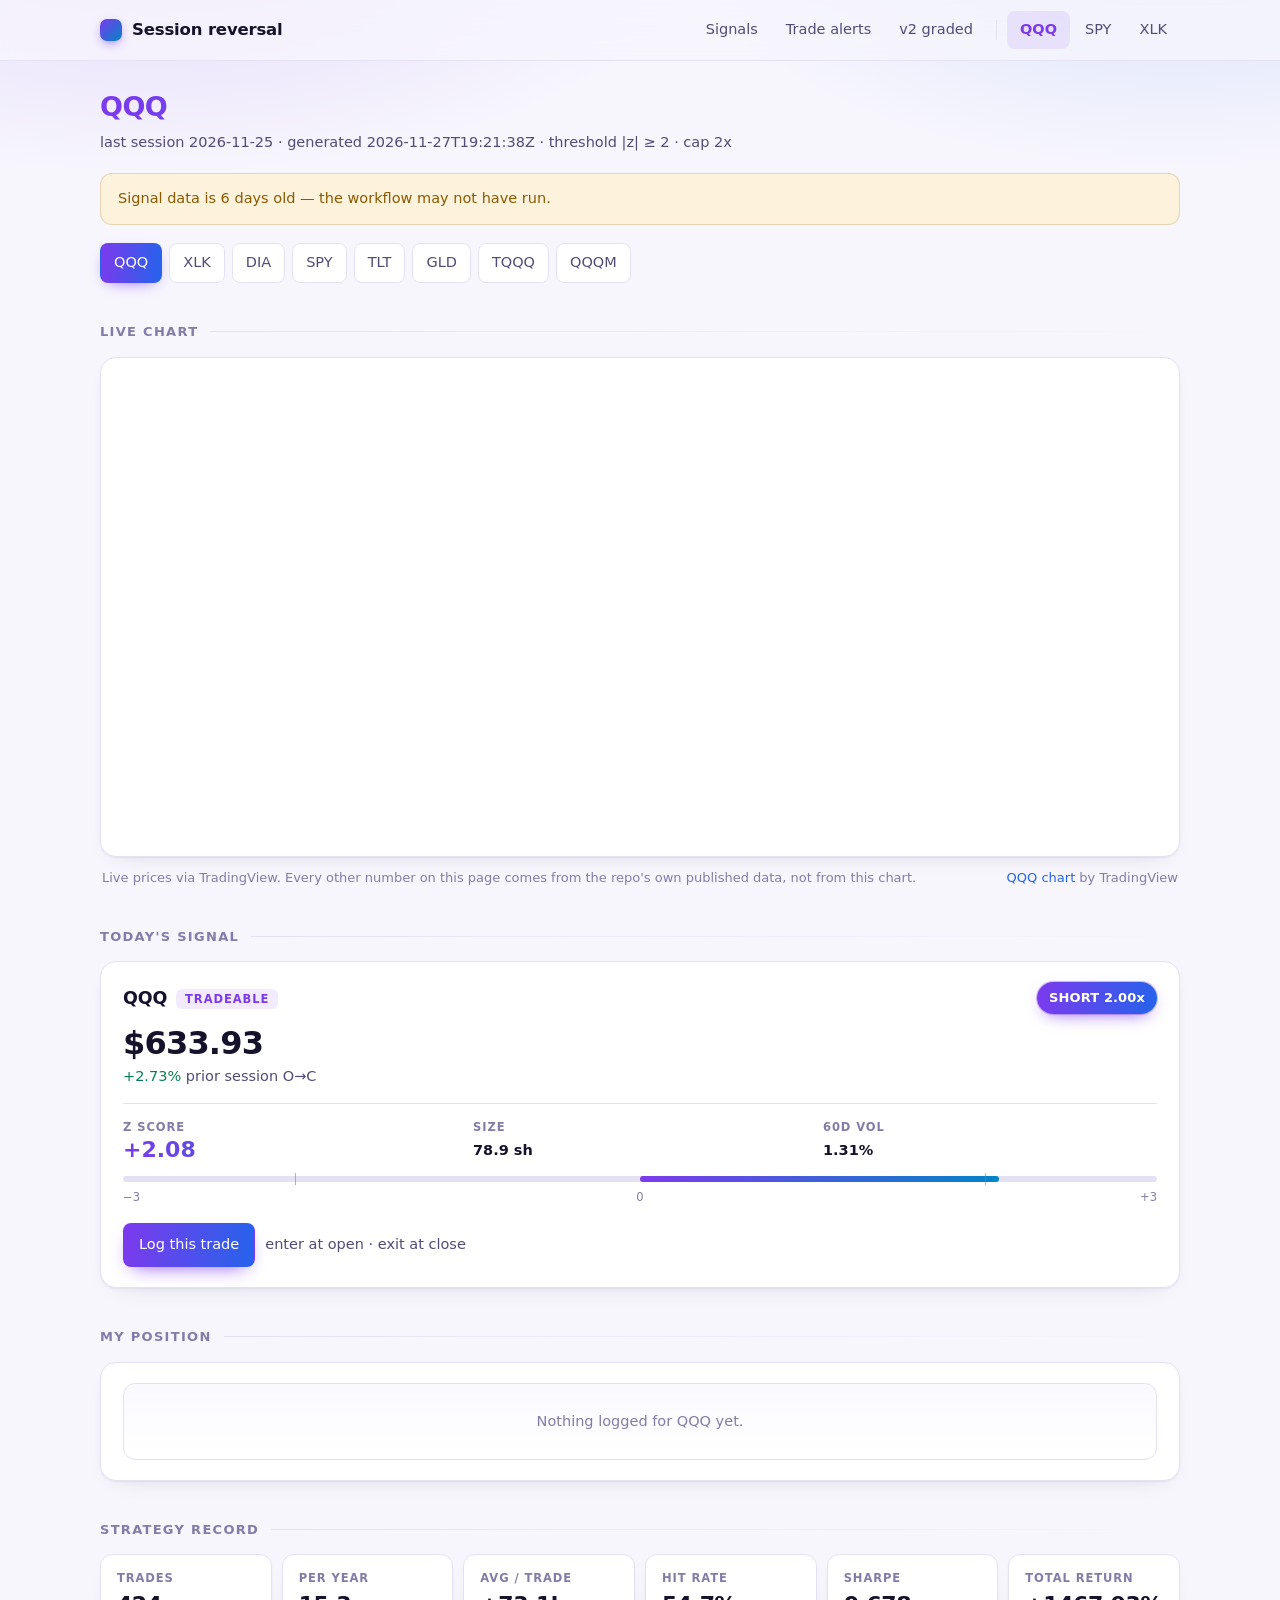
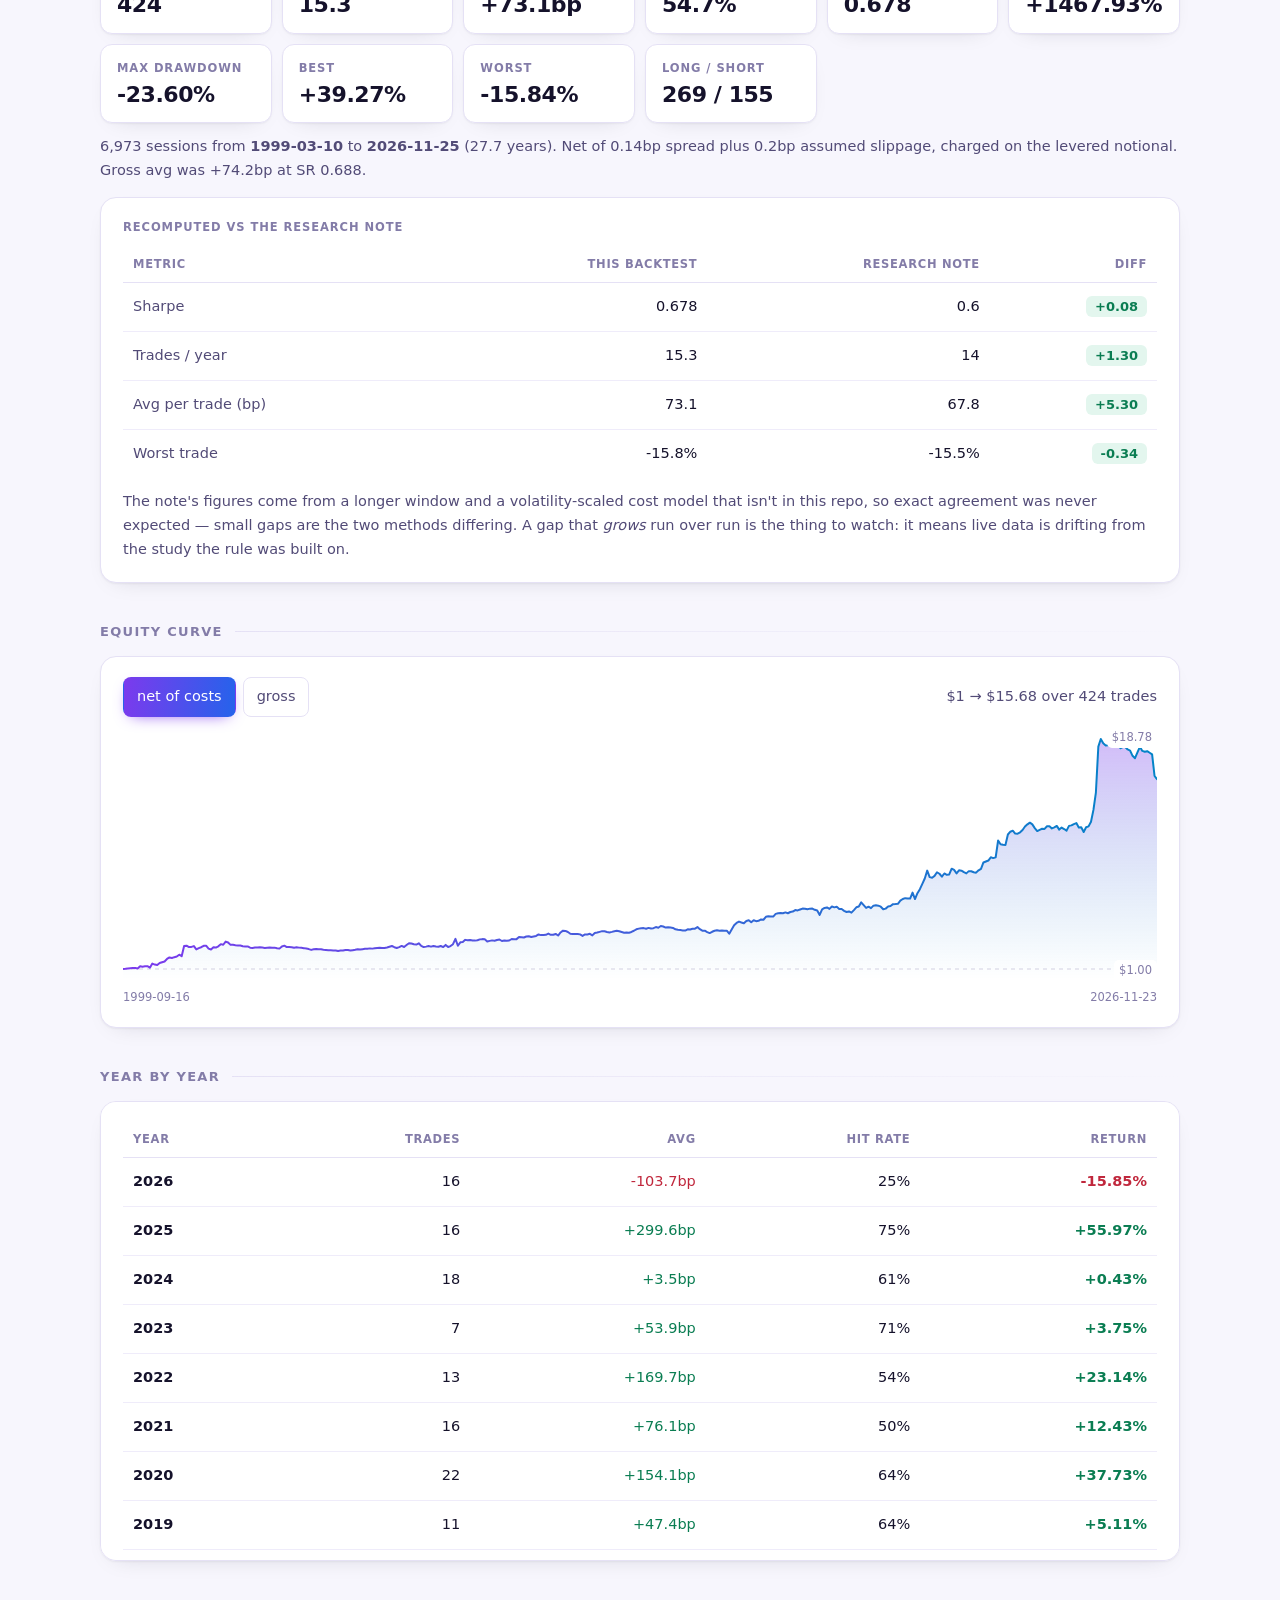
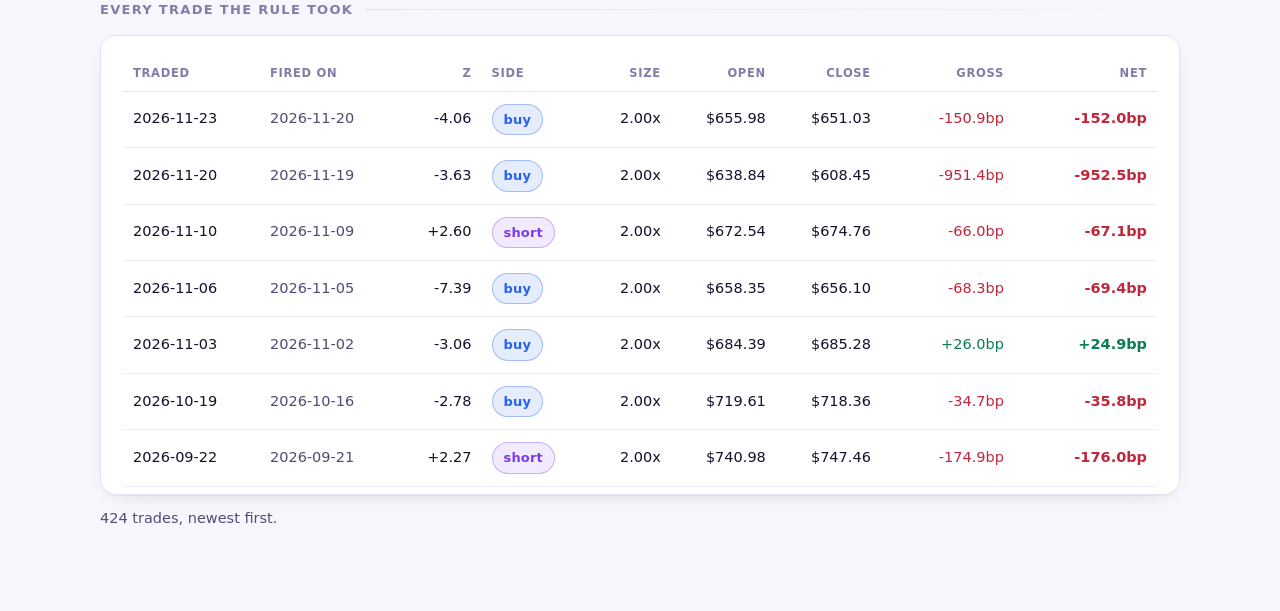
<file: ticker.html>
<!DOCTYPE html>
<html lang="en">
<head>
<meta charset="utf-8">
<meta name="viewport" content="width=device-width, initial-scale=1">
<title>Ticker — session reversal</title>
<link rel="stylesheet" href="assets/style.css">
</head>
<body>
<header class="topbar">
  <div class="topbar-in">
    <a class="brand" href="./"><span class="mark"></span><span>Session reversal</span></a>
    <nav class="nav">
      <a class="navlink" href="./">Signals</a>
      <a class="navlink" href="alerts.html">Trade alerts</a>
      <a class="navlink" href="v2.html">v2 graded</a>
      <span class="navsep"></span>
      <a class="navlink" id="nav-QQQ" href="ticker.html?t=QQQ">QQQ</a>
      <a class="navlink" id="nav-SPY" href="ticker.html?t=SPY">SPY</a>
      <a class="navlink" id="nav-XLK" href="ticker.html?t=XLK">XLK</a>
    </nav>
  </div>
</header>
<div class="wrap">
  <h1 id="title">…</h1>
  <p class="sub" id="stamp"></p>
  <div id="alerts"></div>

  <div class="chips" style="margin:18px 0 6px" id="nav"></div>

  <h2>Live chart</h2>
  <div class="tvwrap"><div class="tradingview-widget-container" id="tv"></div></div>
  <div class="tvnote">
    <span>Live prices via TradingView. Every other number on this page comes from
      the repo's own published data, not from this chart.</span>
    <span id="tvattr"></span>
  </div>

  <h2>Today's signal</h2>
  <div id="signal"></div>

  <h2>My position</h2>
  <div id="mine"></div>

  <h2>Strategy record</h2>
  <div id="record"></div>

  <h2>Equity curve</h2>
  <div class="card">
    <div class="row" style="margin-bottom:12px">
      <div class="chips" id="eq-mode"></div>
      <div class="spacer"></div>
      <span class="meta" id="eq-note"></span>
    </div>
    <div id="eq"></div>
  </div>

  <h2>Year by year</h2>
  <div id="years"></div>

  <h2>Every trade the rule took</h2>
  <div id="alltrades"></div>
</div>

<script src="assets/common.js"></script>
<script>
const TK = (new URLSearchParams(location.search).get('t') || 'QQQ').toUpperCase();
let DATA = null, PRICES = null, BT = null, eqMode = 'n';

/* ------------------------------------------------------------------ helpers */
const inst   = () => DATA ? DATA.instruments.find(i => i.ticker === TK) : null;
const sers   = () => PRICES && PRICES.series ? PRICES.series[TK] : null;
function mark(){
  const s = sers();
  if(s && s.close.length) return s.close[s.close.length-1];
  const i = inst();
  return i && i.price ? i.price : null;
}
function onTradesChanged(){ renderMine(); renderAllTrades(); }

/* ------------------------------------------------------------------ chrome */
function renderNav(){
  const list = DATA ? DATA.instruments.map(i => i.ticker) : FOCUS;
  $('nav').innerHTML = list.map(t =>
    `<a class="chip" aria-pressed="${t===TK}" href="ticker.html?t=${t}">${t}</a>`).join('');
}

/* The only third-party thing on this page. It is wrapped because a failure in
   TradingView's embed must not stop the signal and the backtest from rendering
   -- those are the numbers you'd actually act on. */
function mountTV(){
  const sym = TV_SYM[TK] || TK;
  const dark = !!(window.matchMedia && matchMedia('(prefers-color-scheme: dark)').matches);
  const holder = document.createElement('div');
  holder.className = 'tradingview-widget-container__widget';
  $('tv').appendChild(holder);
  const s = document.createElement('script');
  s.src = 'https://s3.tradingview.com/external-embedding/embed-widget-advanced-chart.js';
  s.async = true;
  s.innerHTML = JSON.stringify({
    autosize: true, symbol: sym, interval: 'D', timezone: 'Etc/UTC',
    theme: dark ? 'dark' : 'light', style: '1', locale: 'en',
    withdateranges: true, hide_side_toolbar: true, allow_symbol_change: false,
    save_image: false, enable_publishing: false,
    support_host: 'https://www.tradingview.com'
  });
  $('tv').appendChild(s);
  $('tvattr').innerHTML =
    `<a href="https://www.tradingview.com/symbols/${sym.replace(':','-')}/"
        rel="noopener nofollow" target="_blank">${TK} chart</a> by TradingView`;
}

/* ------------------------------------------------------------------ signal */
function renderSignal(){
  const i = inst();
  if(!i){ $('signal').innerHTML = `<div class="card meta">${TK} isn't in the universe.</div>`; return; }
  if(i.error){ $('signal').innerHTML = `<div class="card err">${esc(i.error)}</div>`; return; }

  const fires = i.action && i.action !== 'none';
  const px = mark(), shares = fires ? Math.abs(i.position)*acct()/px : 0;
  $('signal').innerHTML = `<div class="card ${fires?'fires':''}">
    <div class="fhead">
      <div><span class="tick">${i.ticker}</span><span class="tier">${i.tier}</span></div>
      ${fires ? `<span class="pill go">${i.action.toUpperCase()} ${Math.abs(i.position).toFixed(2)}x</span>`
              : '<span class="pill no">no trade</span>'}
    </div>
    <div class="px">$${(px??0).toFixed(2)}</div>
    <div class="chg"><span class="${cls(i.prev_return)}">${pct(i.prev_return)}</span>
      <span class="meta">prior session O&rarr;C</span></div>
    <div class="frow">
      <div><div class="lbl">z score</div>
        <div class="zv ${fires?'hot':''}">${i.z>=0?'+':''}${i.z.toFixed(2)}</div></div>
      <div><div class="lbl">${fires?'size':'trigger'}</div>
        <div class="val">${fires ? shares.toFixed(1)+' sh' : '±'+(i.trigger_up*100).toFixed(2)+'%'}</div></div>
      <div><div class="lbl">60d vol</div><div class="val">${(i.vol*100).toFixed(2)}%</div></div>
    </div>
    ${zMeter(i.z, DATA.threshold)}
    ${fires && i.tier !== 'control' ? `<div class="row" style="margin-top:16px">
      <button class="primary" onclick="logTrade()">Log this trade</button>
      <span class="meta">enter at open · exit at close</span></div>` : ''}
    ${fires && i.tier === 'control' ? `<p class="note err">Control instrument — do not
      trade this. The trigger itself is normal; the tier exists to confirm the rule
      earns nothing here.</p>` : ''}
  </div>`;
}

function logTrade(){
  const i = inst(); if(!i) return;
  const px = mark() || i.price;
  const size = (Math.abs(i.position)*acct()/px).toFixed(2);
  const entry = prompt(`Entry fill for ${TK} (${i.action} ${size} shares)`, px.toFixed(2));
  if(entry === null) return;
  const en = parseFloat(entry);
  if(!isFinite(en) || en <= 0){ alert('not a valid price'); return; }
  const t = trades();
  t.push({id:uid(), ticker:TK, side: i.action==='buy'?'buy':'short',
          size: Number(size), entry: en, entryDate: today(), exit:null, exitDate:null});
  saveTrades(sortTrades(t));
}

/* ------------------------------------------------------------------ my trades */
function renderMine(){
  const mine = trades().filter(t => t.ticker === TK);
  if(!mine.length){
    $('mine').innerHTML = `<div class="card"><div class="emptybox">
      Nothing logged for ${TK} yet.</div></div>`;
    return;
  }
  const m = mark();
  const open = mine.filter(isOpen), done = mine.filter(t => !isOpen(t));
  const row = t => {
    const r = tradeRet(t, m);
    const pl = (r !== null && t.size) ? r*t.entry*t.size : null;
    return `<tr class="${isOpen(t)?'hl':''}">
      <td class="meta">${esc(isOpen(t) ? t.entryDate : (t.exitDate||t.entryDate))}</td>
      <td><span class="pill ${t.side==='short'?'short':'buy'}">${t.side}</span></td>
      <td class="num">${t.size ?? '—'}</td>
      <td class="num">$${Number(t.entry).toFixed(2)}</td>
      <td class="num">${isOpen(t) ? (m!==null?'$'+m.toFixed(2):'—') : '$'+Number(t.exit).toFixed(2)}</td>
      <td class="num ${r===null?'':cls(r)}"><strong>${r===null?'—':pct(r)}</strong></td>
      <td class="num ${pl===null?'':cls(pl)}">${pl===null?'—':usd(pl)}</td>
      <td>${isOpen(t) ? '<span class="pill go">open</span>' : '<span class="meta">closed</span>'}</td>
      <td class="num">${isOpen(t)
        ? `<button class="mini" onclick="closeTrade('${esc(t.id)}', ${m||0})">close</button>` : ''}
        <button class="mini" onclick="delTrade('${esc(t.id)}')">×</button></td></tr>`;
  };
  const rets = done.map(t => tradeRet(t)).filter(v => v !== null);
  const avg  = rets.length ? rets.reduce((a,b)=>a+b,0)/rets.length : null;
  const noteAvg = BT ? BT.computed.avg_bp : (inst()?.stats.avg_bp ?? null);

  $('mine').innerHTML = `<div class="card scroll"><table><thead><tr>
    <th>Date</th><th>Side</th><th class="num">Size</th><th class="num">Entry</th>
    <th class="num">Exit / mark</th><th class="num">Return</th><th class="num">P&amp;L</th>
    <th>Status</th><th></th></tr></thead>
    <tbody>${mine.map(row).join('')}</tbody></table>
    <p class="note">${open.length} open · ${done.length} closed${
      avg !== null ? ` · your realised avg <strong class="${cls(avg)}">${bp(avg)}</strong>` +
        (noteAvg !== null ? ` vs the rule's backtested <strong>+${noteAvg}bp</strong> on ${TK}` : '') : ''}.
    Open positions mark against the last published close, not the live chart above.</p></div>`;
}

/* ------------------------------------------------------------------ backtest */
function divergence(mine, theirs){
  if(mine === null || theirs === null || mine === undefined || theirs === undefined)
    return '<span class="meta">—</span>';
  const d = mine - theirs;
  const rel = Math.abs(theirs) > 1e-9 ? Math.abs(d/theirs) : Math.abs(d);
  const k = rel < 0.15 ? 'ok' : rel < 0.4 ? 'off' : 'bad';
  return `<span class="delta ${k}">${d>=0?'+':''}${d.toFixed(2)}</span>`;
}

function renderRecord(){
  if(!BT){
    $('record').innerHTML = `<div class="card"><div class="emptybox">
      No backtest published for ${TK} yet.<br>
      Run <strong>engine/backtest.py</strong> — the signals workflow does this
      automatically once you commit the updated <code>signals.yml</code>.</div></div>`;
    ['eq','years','alltrades'].forEach(id => $(id).innerHTML = '');
    return;
  }
  const c = BT.computed, cov = BT.coverage, note = BT.note_stats, p = BT.params;
  const tiles = [
    ['trades', c.trades], ['per year', c.per_year],
    ['avg / trade', bp(c.avg_bp/1e4)], ['hit rate', (c.hit_rate*100).toFixed(1)+'%'],
    ['sharpe', c.sr ?? '—'], ['total return', pct(c.total_return)],
    ['max drawdown', pct(c.max_dd)], ['best', pct(c.best)], ['worst', pct(c.worst)],
    ['long / short', c.long + ' / ' + c.short],
  ];
  $('record').innerHTML = `
    <div class="tiles">${tiles.map(([l,v]) =>
      `<div class="tile"><div class="lbl">${l}</div><div class="big">${v}</div></div>`).join('')}</div>
    <p class="note">${cov.sessions.toLocaleString()} sessions from
      <strong>${cov.first_session}</strong> to <strong>${cov.last_session}</strong>
      (${cov.years} years). Net of ${p.spread_bp ?? '—'}bp spread plus
      ${p.slippage_bp}bp assumed slippage, charged on the levered notional.
      Gross avg was ${bp(c.avg_bp_gross/1e4)} at SR ${c.sr_gross ?? '—'}.</p>

    <div class="card" style="margin-top:14px">
      <div class="lbl" style="margin-bottom:10px">Recomputed vs the research note</div>
      <table class="recon"><thead><tr><th>Metric</th><th class="num">This backtest</th>
        <th class="num">Research note</th><th class="num">Diff</th></tr></thead><tbody>
        <tr><td>Sharpe</td><td class="num">${c.sr ?? '—'}</td>
          <td class="num">${note.sr ?? '—'}</td><td class="num">${divergence(c.sr, note.sr)}</td></tr>
        <tr><td>Trades / year</td><td class="num">${c.per_year}</td>
          <td class="num">${note.tpy ?? '—'}</td><td class="num">${divergence(c.per_year, note.tpy)}</td></tr>
        <tr><td>Avg per trade (bp)</td><td class="num">${c.avg_bp}</td>
          <td class="num">${note.avg_bp ?? '—'}</td><td class="num">${divergence(c.avg_bp, note.avg_bp)}</td></tr>
        <tr><td>Worst trade</td><td class="num">${(c.worst*100).toFixed(1)}%</td>
          <td class="num">${note.worst_trade !== null && note.worst_trade !== undefined
            ? note.worst_trade+'%' : '—'}</td>
          <td class="num">${divergence(c.worst*100, note.worst_trade)}</td></tr>
      </tbody></table>
      <p class="note">The note's figures come from a longer window and a
      volatility-scaled cost model that isn't in this repo, so exact agreement was never
      expected — small gaps are the two methods differing. A gap that <em>grows</em> run
      over run is the thing to watch: it means live data is drifting from the study the
      rule was built on.</p>
    </div>`;

  $('eq-mode').innerHTML = [['n','net of costs'],['g','gross']].map(([k,l]) =>
    `<button class="chip" aria-pressed="${k===eqMode}" onclick="setEq('${k}')">${l}</button>`).join('');
  renderEquity();
  renderYears();
  renderAllTrades();
}

function setEq(m){ eqMode = m; renderRecord(); }

function renderEquity(){
  const t = BT.trades;
  let v = 1; const eq = t.map(x => (v *= (1 + x[eqMode])));
  const peak = eq.map((_,i) => Math.max(...eq.slice(0, i+1)));
  $('eq-note').textContent =
    `$1 → $${eq[eq.length-1].toFixed(2)} over ${t.length} trades`;
  mountChart($('eq'), {
    values: eq, id: 'eq', baseline: 1,
    axHi: '$' + Math.max(...eq).toFixed(2), axLo: '$' + Math.min(...eq).toFixed(2),
    xFirst: t[0].d, xLast: t[t.length-1].d,
    tip: i => `<strong>${t[i].d}</strong> · trade ${i+1}<br>
      ${t[i].side} ${Math.abs(t[i].pos).toFixed(2)}x on z ${t[i].z>=0?'+':''}${t[i].z}<br>
      <span class="${cls(t[i][eqMode])}">${bp(t[i][eqMode])}</span>
      <span class="meta">→ $${eq[i].toFixed(2)}</span><br>
      <span class="meta">drawdown ${pct(eq[i]/peak[i] - 1)}</span>`
  });
}

function renderYears(){
  const y = BT.by_year;
  $('years').innerHTML = `<div class="card scroll tall"><table><thead><tr>
    <th>Year</th><th class="num">Trades</th><th class="num">Avg</th>
    <th class="num">Hit rate</th><th class="num">Return</th></tr></thead><tbody>` +
    y.slice().reverse().map(r => `<tr>
      <td><strong>${r.year}</strong></td>
      <td class="num">${r.trades}</td>
      <td class="num ${cls(r.avg_bp)}">${r.avg_bp>=0?'+':''}${r.avg_bp}bp</td>
      <td class="num">${(r.hit*100).toFixed(0)}%</td>
      <td class="num ${cls(r.ret)}"><strong>${pct(r.ret)}</strong></td></tr>`).join('') +
    '</tbody></table></div>';
}

function renderAllTrades(){
  const t = BT.trades;
  /* mark the backtest rows that line up with something you actually logged */
  const mine = new Set(trades().filter(x => x.ticker === TK)
    .map(x => (x.entryDate||'').slice(0,10)));
  $('alltrades').innerHTML = `<div class="card scroll tall"><table><thead><tr>
    <th>Traded</th><th>Fired on</th><th class="num">z</th><th>Side</th>
    <th class="num">Size</th><th class="num">Open</th><th class="num">Close</th>
    <th class="num">Gross</th><th class="num">Net</th></tr></thead><tbody>` +
    t.slice().reverse().map(x => `<tr class="${mine.has(x.d)?'mine':''}">
      <td>${x.d}</td><td class="meta">${x.sd}</td>
      <td class="num">${x.z>=0?'+':''}${x.z.toFixed(2)}</td>
      <td><span class="pill ${x.side==='short'?'short':'buy'}">${x.side}</span></td>
      <td class="num">${Math.abs(x.pos).toFixed(2)}x</td>
      <td class="num">$${x.o.toFixed(2)}</td><td class="num">$${x.c.toFixed(2)}</td>
      <td class="num ${cls(x.g)}">${bp(x.g)}</td>
      <td class="num ${cls(x.n)}"><strong>${bp(x.n)}</strong></td></tr>`).join('') +
    `</tbody></table></div>
    <p class="note">${t.length} trades, newest first.${
      mine.size ? ' Rows with a purple edge are days you logged a trade of your own.' : ''}</p>`;
}

/* ------------------------------------------------------------------ boot */
renderNav();
const hdr = $('nav-' + TK);
if(hdr) hdr.setAttribute('aria-current', 'page');
try{ mountTV(); }
catch(e){
  console.warn('TradingView embed failed', e);
  $('tv').innerHTML = `<div class="emptybox" style="margin:20px">
    Live chart unavailable. Everything below is unaffected — it comes from the
    repo's own data.</div>`;
}

Promise.all([
  getJSON('data/signals.json', true),
  getJSON('data/prices.json'),
  getJSON(`data/backtest/${TK}.json`)
]).then(([sig, px, bt]) => {
  DATA = sig; PRICES = px; BT = bt;
  const i = inst();
  document.title = `${TK} — session reversal`;
  $('title').textContent = TK;
  $('stamp').textContent = DATA
    ? `last session ${DATA.last_session} · generated ${DATA.generated_at} · ` +
      `threshold |z| ≥ ${DATA.threshold} · cap ${DATA.cap}x` : '';
  const hrs = (Date.now() - new Date(DATA.generated_at).getTime())/36e5;
  $('alerts').innerHTML = storageWarning() +
    (i && i.tier === 'control'
      ? `<div class="banner">${TK} is a <strong>control</strong> instrument. It triggers
         about as often as the tradeable names — that's expected. What matters is that
         its record below looks like <em>noise</em>: a Sharpe near zero and no
         persistent edge. If it ever starts looking like a real strategy, that's a
         finding about the pipeline, not an opportunity. Never trade it.</div>` : '') +
    (hrs > 36
      ? `<div class="banner">Signal data is ${Math.floor(hrs/24)} days old — the workflow
         may not have run.</div>` : '');
  renderNav();
  renderSignal();
  renderMine();
  renderRecord();
}).catch(err => {
  $('title').textContent = TK;
  $('alerts').innerHTML = `<div class="banner">Could not load data/signals.json (${err}).</div>`;
});

let rt;
addEventListener('resize', () => {
  clearTimeout(rt);
  rt = setTimeout(() => { if(BT) renderEquity(); }, 200);
});
</script>
</body>
</html>
</file>
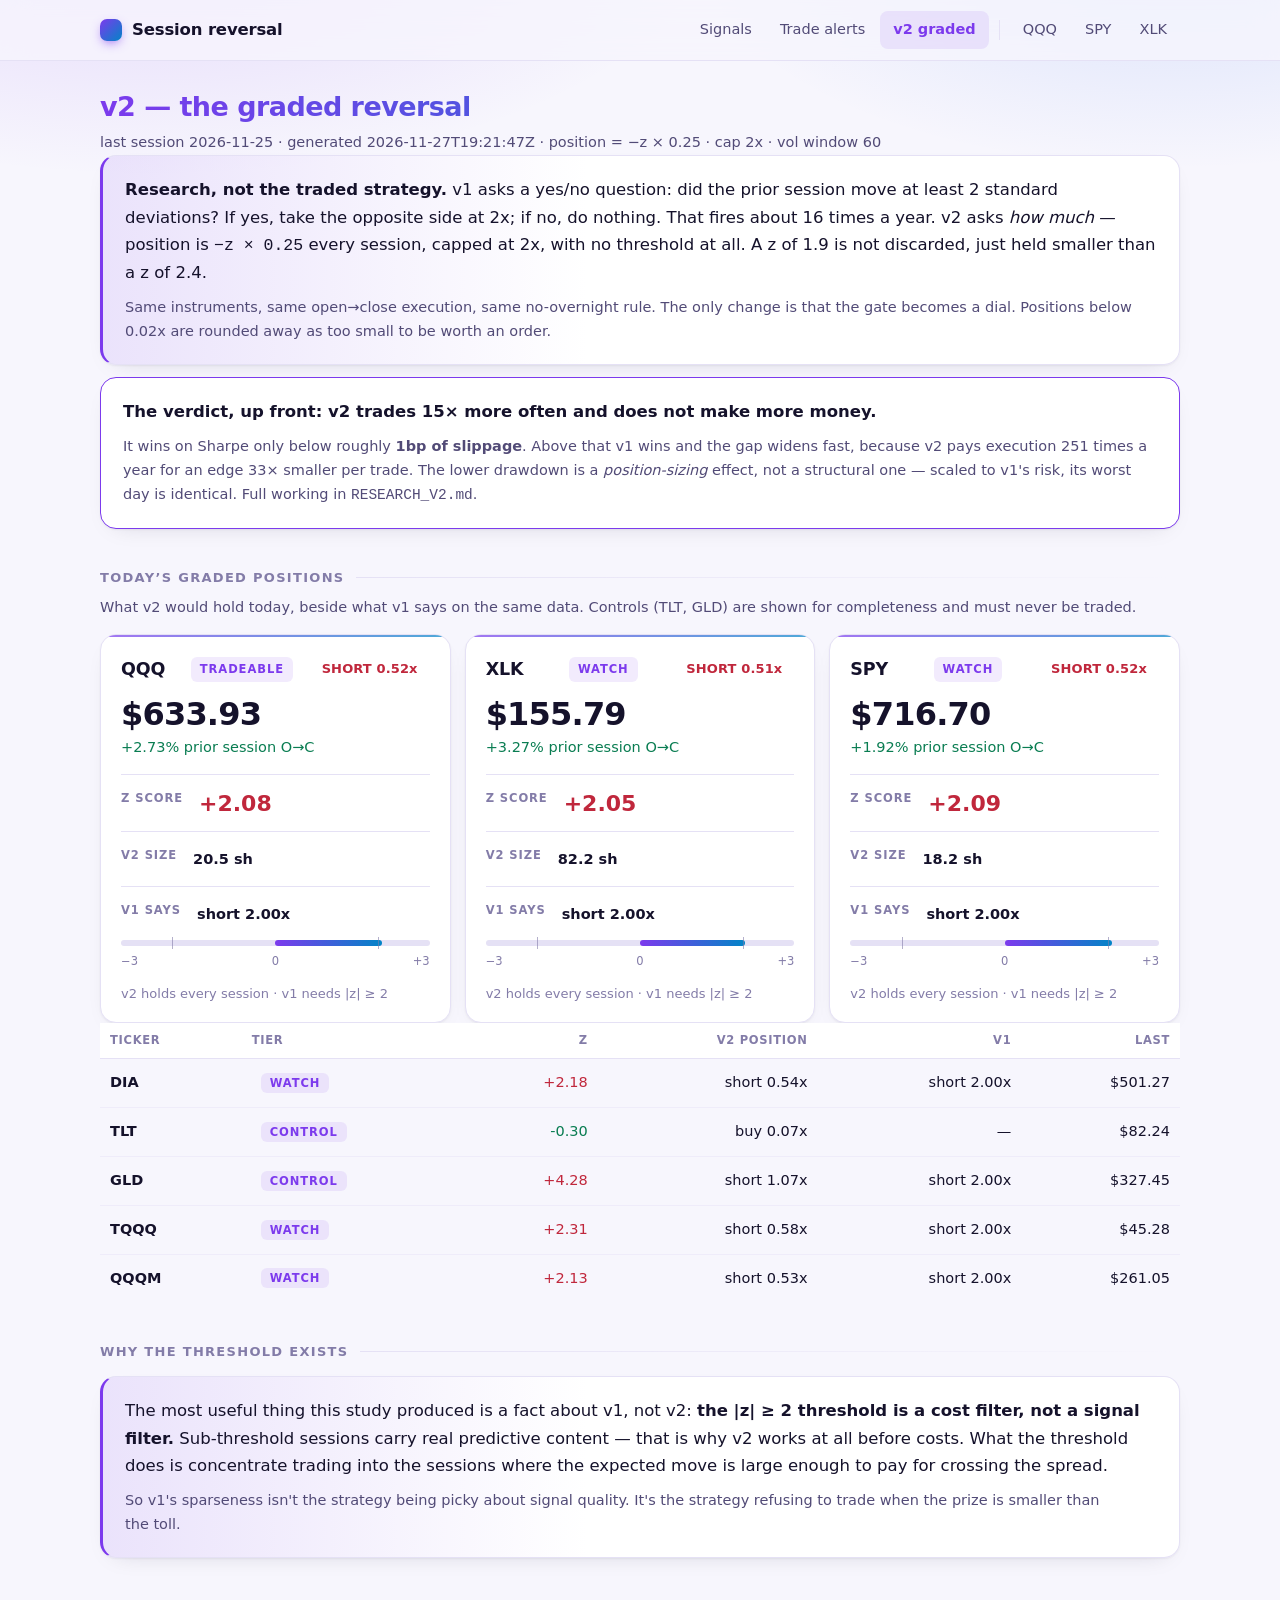
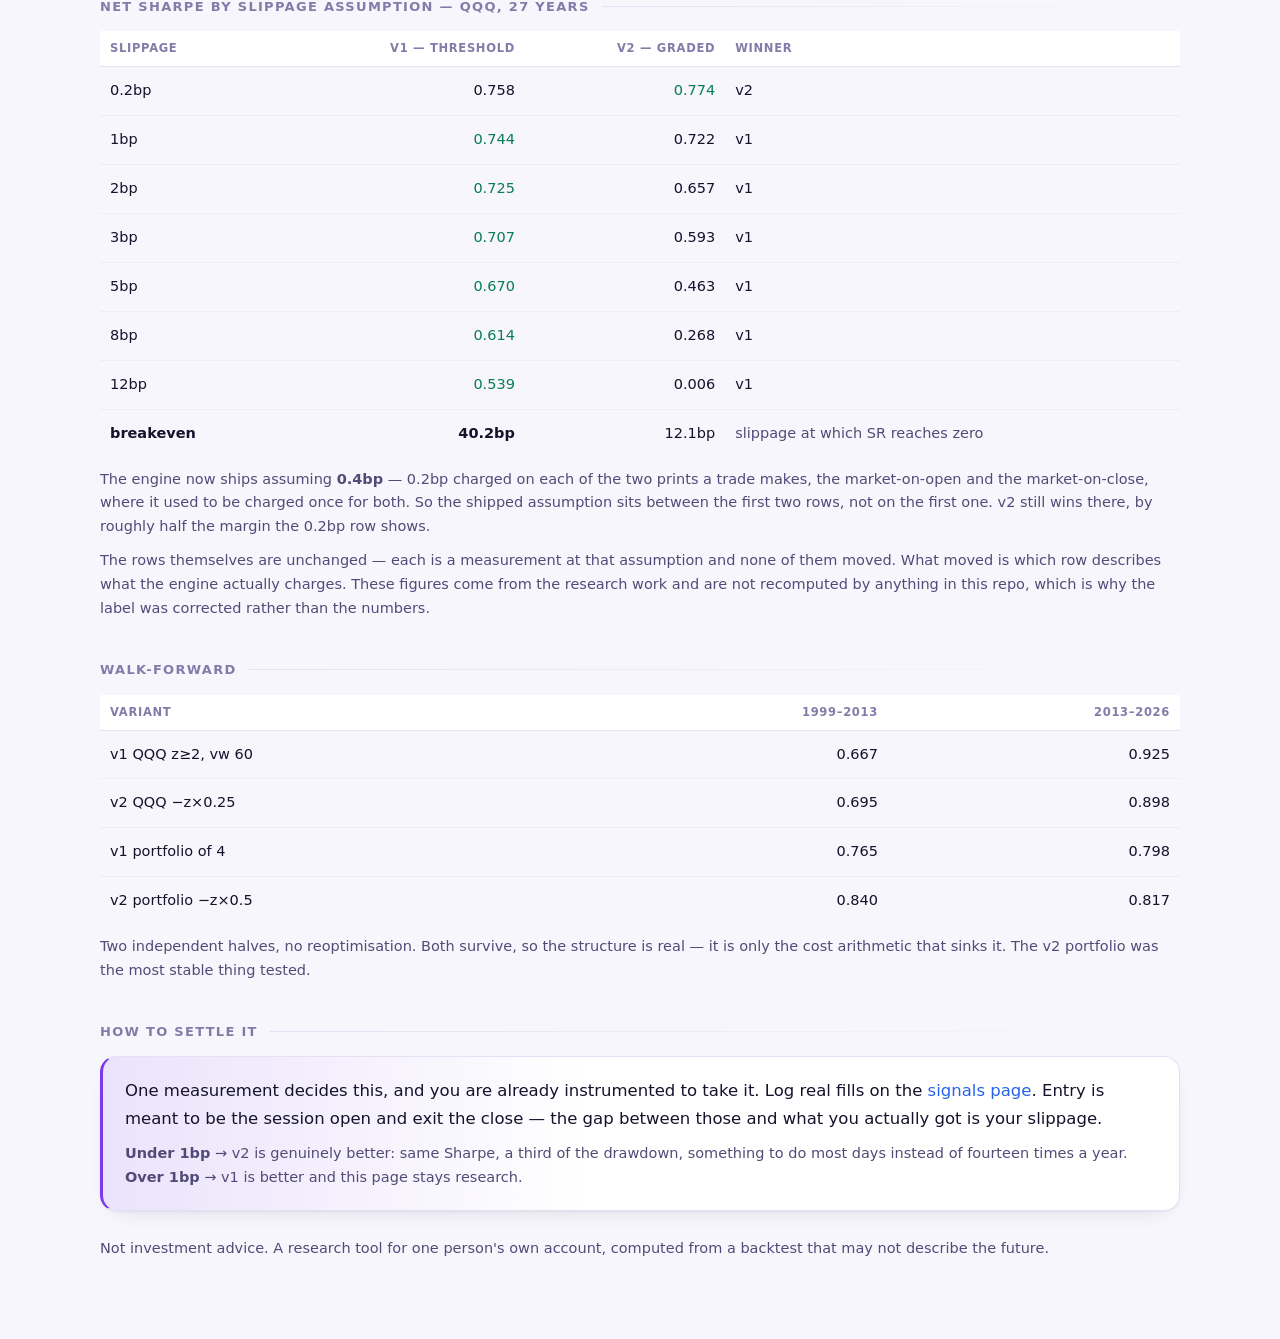
<file: v2.html>
<!DOCTYPE html>
<html lang="en">
<head>
<meta charset="utf-8">
<meta name="viewport" content="width=device-width, initial-scale=1">
<title>v2 graded — session reversal</title>
<link rel="stylesheet" href="assets/style.css">
</head>
<body>
<header class="topbar">
  <div class="topbar-in">
    <a class="brand" href="./"><span class="mark"></span><span>Session reversal</span></a>
    <nav class="nav">
      <a class="navlink" href="./">Signals</a>
      <a class="navlink" href="alerts.html">Trade alerts</a>
      <a class="navlink" href="v2.html" aria-current="page">v2 graded</a>
      <span class="navsep"></span>
      <a class="navlink" href="ticker.html?t=QQQ">QQQ</a>
      <a class="navlink" href="ticker.html?t=SPY">SPY</a>
      <a class="navlink" href="ticker.html?t=XLK">XLK</a>
    </nav>
  </div>
</header>

<div class="wrap">
  <h1>v2 &mdash; the graded reversal</h1>
  <p class="sub" id="stamp">loading&hellip;</p>

  <div id="warnbox"></div>

  <div class="card explain">
    <p style="margin:0 0 10px"><strong>Research, not the traded strategy.</strong>
    v1 asks a yes/no question: did the prior session move at least 2 standard
    deviations? If yes, take the opposite side at 2x; if no, do nothing. That fires
    about 16 times a year. v2 asks <em>how much</em> — position is
    <code>&minus;z &times; 0.25</code> every session, capped at 2x, with no threshold
    at all. A z of 1.9 is not discarded, just held smaller than a z of 2.4.</p>
    <p class="note" style="margin:0">Same instruments, same open&rarr;close execution,
    same no-overnight rule. The only change is that the gate becomes a dial. Positions
    below 0.02x are rounded away as too small to be worth an order.</p>
  </div>

  <div class="card" style="border-color:var(--vio)">
    <p style="margin:0 0 10px"><strong>The verdict, up front: v2 trades 15&times; more
    often and does not make more money.</strong></p>
    <p class="note" style="margin:0">It wins on Sharpe only below roughly
    <strong>1bp of slippage</strong>. Above that v1 wins and the gap widens fast,
    because v2 pays execution 251 times a year for an edge 33&times; smaller per trade.
    The lower drawdown is a <em>position-sizing</em> effect, not a structural one —
    scaled to v1's risk, its worst day is identical. Full working in
    <code>RESEARCH_V2.md</code>.</p>
  </div>

  <h2>Today&rsquo;s graded positions</h2>
  <p class="note" id="posnote" style="margin:-6px 0 14px">
    What v2 would hold today, beside what v1 says on the same data.</p>
  <div class="grid3" id="focus"></div>
  <div class="scroll"><table class="tall" id="table"></table></div>

  <h2>Why the threshold exists</h2>
  <div class="card explain">
    <p style="margin:0 0 10px">The most useful thing this study produced is a fact
    about v1, not v2: <strong>the |z| &ge; 2 threshold is a cost filter, not a signal
    filter.</strong> Sub-threshold sessions carry real predictive content — that is
    why v2 works at all before costs. What the threshold does is concentrate trading
    into the sessions where the expected move is large enough to pay for crossing
    the spread.</p>
    <p class="note" style="margin:0">So v1's sparseness isn't the strategy being picky
    about signal quality. It's the strategy refusing to trade when the prize is
    smaller than the toll.</p>
  </div>

  <h2>Net Sharpe by slippage assumption &mdash; QQQ, 27 years</h2>
  <div class="scroll"><table class="tall" id="costs"></table></div>
  <p class="note" style="margin:10px 0 0">The engine now ships assuming
  <strong>0.4bp</strong> &mdash; 0.2bp charged on each of the two prints a trade makes,
  the market-on-open and the market-on-close, where it used to be charged once for
  both. So the shipped assumption sits between the first two rows, not on the first
  one. v2 still wins there, by roughly half the margin the 0.2bp row shows.</p>
  <p class="note" style="margin:10px 0 0">The rows themselves are unchanged &mdash;
  each is a measurement at that assumption and none of them moved. What moved is which
  row describes what the engine actually charges. These figures come from the research
  work and are not recomputed by anything in this repo, which is why the label was
  corrected rather than the numbers.</p>

  <h2>Walk-forward</h2>
  <div class="scroll"><table class="tall" id="wf"></table></div>
  <p class="note" style="margin:10px 0 0">Two independent halves, no reoptimisation.
  Both survive, so the structure is real — it is only the cost arithmetic that sinks
  it. The v2 portfolio was the most stable thing tested.</p>

  <h2>How to settle it</h2>
  <div class="card explain">
    <p style="margin:0 0 10px">One measurement decides this, and you are already
    instrumented to take it. Log real fills on the
    <a href="./">signals page</a>. Entry is meant to be the session open and exit the
    close &mdash; the gap between those and what you actually got is your slippage.</p>
    <p class="note" style="margin:0">
    <strong>Under 1bp</strong> &rarr; v2 is genuinely better: same Sharpe, a third of
    the drawdown, something to do most days instead of fourteen times a year.<br>
    <strong>Over 1bp</strong> &rarr; v1 is better and this page stays research.</p>
  </div>

  <p class="note" style="margin:26px 0 0">Not investment advice. A research tool for
  one person's own account, computed from a backtest that may not describe the future.</p>
</div>

<script src="assets/common.js"></script>
<script>
const COSTS = [
  {slip:'0.2bp',            v1:0.758, v2:0.774},
  {slip:'1bp',              v1:0.744, v2:0.722},
  {slip:'2bp',              v1:0.725, v2:0.657},
  {slip:'3bp',              v1:0.707, v2:0.593},
  {slip:'5bp',              v1:0.670, v2:0.463},
  {slip:'8bp',              v1:0.614, v2:0.268},
  {slip:'12bp',             v1:0.539, v2:0.006},
  {slip:'breakeven',        v1:'40.2bp', v2:'12.1bp', foot:true}
];
const WF = [
  {name:'v1  QQQ  z&ge;2, vw 60',            a:0.667, b:0.925},
  {name:'v2  QQQ  &minus;z&times;0.25',      a:0.695, b:0.898},
  {name:'v1  portfolio of 4',                a:0.765, b:0.798},
  {name:'v2  portfolio &minus;z&times;0.5',  a:0.840, b:0.817}
];

function posCard(i){
  const p = i.position, live = p !== 0;
  const side = p < 0 ? 'SHORT' : p > 0 ? 'BUY' : 'flat';
  const shares = live ? Math.abs(p) * acct() / i.price : 0;
  const v1live = i.v1_action && i.v1_action !== 'none';
  return `<div class="fcard">
    <div class="fhead">
      <span class="tick">${esc(i.ticker)}</span>
      <span class="tier ${esc(i.tier)}">${esc(i.tier)}</span>
      <span class="pill ${live ? (p<0?'down':'up') : ''}">${live ? side+' '+Math.abs(p).toFixed(2)+'x' : 'flat'}</span>
    </div>
    <div class="px">${usd(i.price)}</div>
    <div class="chg ${cls(i.prev_return)}">${pct(i.prev_return)} prior session O&rarr;C</div>
    <div class="frow"><span class="lbl">Z SCORE</span>
      <span class="val zv ${cls(-i.z)}">${i.z>=0?'+':''}${i.z.toFixed(2)}</span></div>
    <div class="frow"><span class="lbl">V2 SIZE</span>
      <span class="val">${live ? shares.toFixed(1)+' sh' : '&mdash;'}</span></div>
    <div class="frow"><span class="lbl">V1 SAYS</span>
      <span class="val">${v1live ? esc(i.v1_action)+' '+Math.abs(i.v1_position).toFixed(2)+'x' : 'no trade'}</span></div>
    ${zMeter(i.z, 2)}
    <div class="stat">v2 holds every session · v1 needs |z| &ge; 2</div>
  </div>`;
}

/* generated_at must be a real UTC timestamp. Anything else -- "SMOKE", a
   placeholder, a hand-edited payload -- did not come out of signals_v2.py.
   This page renders share counts, so rendering an unverified payload puts a
   tradeable-looking number on screen with nothing behind it. That is the same
   failure the unsettled-bar guard exists to prevent, one step earlier in the
   chain: there the bar was real but unfinished, here the file may not be
   engine output at all. Refusing is the only safe default, because a fixture
   looks exactly like real data once it is rendered. */
const REAL_STAMP = /^\d{4}-\d{2}-\d{2}T\d{2}:\d{2}:\d{2}Z$/;

getJSON('data/v2/signals.json', false).then(d => {
  if(d && !REAL_STAMP.test(String(d.generated_at || ''))){
    $('stamp').textContent = '';
    $('warnbox').innerHTML = `<div class="banner"><strong>Not rendering
      <code>data/v2/signals.json</code>.</strong> Its <code>generated_at</code> is
      <code>${esc(d.generated_at)}</code>, which is not a UTC timestamp, so this file
      did not come from <strong>engine/signals_v2.py</strong>. No positions are shown.
      The research tables below are static and still valid.</div>`;
    return;
  }
  if(!d){
    $('stamp').textContent = '';
    $('warnbox').innerHTML = `<div class="banner">No <code>data/v2/signals.json</code> yet.
      It is written by <strong>engine/signals_v2.py</strong>, which runs in the signals
      workflow alongside v1. The research tables below are static and still valid.</div>`;
  } else {
    const p = d.params;
    $('stamp').textContent =
      `last session ${d.last_session} · generated ${d.generated_at} · ` +
      `position = −z × ${p.sizer} · cap ${p.cap}x · vol window ${p.vol_window}`;
    const ok = d.instruments.filter(i => !i.error);
    $('focus').innerHTML = ok.filter(i => FOCUS.includes(i.ticker)).map(posCard).join('');
    const rest = ok.filter(i => !FOCUS.includes(i.ticker));
    if(rest.length){
      $('table').innerHTML =
        `<thead><tr><th>TICKER</th><th>TIER</th><th class="num">Z</th>
          <th class="num">V2 POSITION</th><th class="num">V1</th><th class="num">LAST</th></tr></thead>
         <tbody>` + rest.map(i => `<tr>
            <td><strong>${esc(i.ticker)}</strong></td>
            <td><span class="tier ${esc(i.tier)}">${esc(i.tier)}</span></td>
            <td class="num ${cls(-i.z)}">${i.z>=0?'+':''}${i.z.toFixed(2)}</td>
            <td class="num">${i.position ? (i.position<0?'short ':'buy ')+Math.abs(i.position).toFixed(2)+'x' : 'flat'}</td>
            <td class="num">${i.v1_action && i.v1_action!=='none' ? esc(i.v1_action)+' '+Math.abs(i.v1_position).toFixed(2)+'x' : '—'}</td>
            <td class="num">${usd(i.price)}</td></tr>`).join('') + `</tbody>`;
      $('posnote').insertAdjacentHTML('beforeend',
        ' Controls (TLT, GLD) are shown for completeness and must never be traded.');
    }
  }

  $('costs').innerHTML =
    `<thead><tr><th>SLIPPAGE</th><th class="num">v1 &mdash; threshold</th>
      <th class="num">v2 &mdash; graded</th><th>winner</th></tr></thead><tbody>` +
    COSTS.map(r => {
      if(r.foot) return `<tr><td><strong>breakeven</strong></td>
        <td class="num"><strong>${r.v1}</strong></td><td class="num">${r.v2}</td>
        <td class="note">slippage at which SR reaches zero</td></tr>`;
      const w = r.v2 > r.v1 ? 'v2' : 'v1';
      return `<tr><td>${r.slip}</td>
        <td class="num ${w==='v1'?'up':''}">${r.v1.toFixed(3)}</td>
        <td class="num ${w==='v2'?'up':''}">${r.v2.toFixed(3)}</td>
        <td>${w}</td></tr>`;
    }).join('') + `</tbody>`;

  $('wf').innerHTML =
    `<thead><tr><th>VARIANT</th><th class="num">1999&ndash;2013</th>
      <th class="num">2013&ndash;2026</th></tr></thead><tbody>` +
    WF.map(r => `<tr><td>${r.name}</td>
      <td class="num">${r.a.toFixed(3)}</td><td class="num">${r.b.toFixed(3)}</td></tr>`).join('') +
    `</tbody>`;
}).catch(err => {
  $('stamp').textContent = '';
  $('warnbox').innerHTML = `<div class="banner">Could not load v2 data (${err}).</div>`;
});
</script>
</body>
</html>
</file>
<file: assets/style.css>
/* reversal-dashboard -- shared styles for index.html, ticker.html, alerts.html */

:root{
  /* ---- type scale. One place to retune everything. ---- */
  --fs-100:11.5px;   /* uppercase micro-labels */
  --fs-200:13px;     /* dense stat lines, mini buttons */
  --fs-300:14.5px;   /* secondary prose, table meta */
  --fs-400:16.5px;   /* body */
  --fs-500:17.5px;   /* ticker names */
  --fs-600:22px;     /* tile figures, z scores */
  --fs-700:27px;     /* page title */
  --fs-800:32px;     /* hero price */

  --r-sm:8px; --r-md:12px; --r-lg:16px; --r-pill:99px;

  --bg:#f7f6fd; --card:#ffffff; --card2:#faf9ff; --line:#e5e1f5; --line2:#efecfa;
  --tx:#15122b; --tx2:#524b77; --tx3:#837ca8;
  --vio:#7c3aed; --vio2:#a855f7; --blu:#2563eb; --blu2:#0284c7;
  --accent-bg:rgba(124,58,237,.10); --accent-line:rgba(124,58,237,.35);
  --up:#0a7d52; --up-bg:#e3f6ee; --down:#c0273c; --down-bg:#fbeaed;
  --warn:#8a5a00; --warn-bg:#fdf2dc;
  --glow:rgba(124,58,237,.16); --glow2:rgba(37,99,235,.14);
  --bar:rgba(247,246,253,.80);
  --shadow:0 1px 2px rgba(21,18,43,.05),0 8px 24px -16px rgba(21,18,43,.22);
  --shadow-lg:0 2px 4px rgba(21,18,43,.05),0 18px 40px -22px rgba(21,18,43,.34);
}
@media(prefers-color-scheme:dark){:root{
  --bg:#0a0812; --card:#141122; --card2:#191529; --line:#292145; --line2:#221c3a;
  --tx:#eeeaf9; --tx2:#aaa3c9; --tx3:#7f78a0;
  --vio:#a78bfa; --vio2:#c084fc; --blu:#60a5fa; --blu2:#38bdf8;
  --accent-bg:rgba(139,92,246,.16); --accent-line:rgba(167,139,250,.45);
  --up:#3ddc97; --up-bg:#0e2d23; --down:#ff7a8a; --down-bg:#2f1219;
  --warn:#e5ac5a; --warn-bg:#2c2110;
  --glow:rgba(139,92,246,.28); --glow2:rgba(56,189,248,.18);
  --bar:rgba(10,8,18,.74);
  --shadow:0 1px 2px rgba(0,0,0,.4),0 10px 30px -18px rgba(0,0,0,.8);
  --shadow-lg:0 2px 6px rgba(0,0,0,.45),0 22px 48px -24px rgba(0,0,0,.9);
}}

*{box-sizing:border-box}
html{scroll-padding-top:78px}
body{
  margin:0; color:var(--tx);
  font:var(--fs-400)/1.65 ui-sans-serif,system-ui,-apple-system,"Segoe UI",sans-serif;
  background:
    radial-gradient(900px 400px at 12% -8%, var(--glow), transparent 62%),
    radial-gradient(780px 360px at 92% -6%, var(--glow2), transparent 62%),
    var(--bg);
  background-attachment:fixed;
  -webkit-font-smoothing:antialiased;
}
p{text-wrap:pretty}

/* ---------------------------------------------------------------- header */
.topbar{position:sticky;top:0;z-index:50;background:var(--bar);
  backdrop-filter:saturate(1.5) blur(14px);-webkit-backdrop-filter:saturate(1.5) blur(14px);
  border-bottom:1px solid var(--line)}
.topbar-in{max-width:1120px;margin:0 auto;padding:0 20px;height:60px;
  display:flex;align-items:center;gap:20px}
.brand{display:flex;align-items:center;gap:10px;font-weight:650;font-size:var(--fs-400);
  color:var(--tx);text-decoration:none;white-space:nowrap;letter-spacing:-.01em}
.brand:hover{text-decoration:none}
.mark{width:22px;height:22px;border-radius:7px;flex:none;
  background:linear-gradient(135deg,var(--vio),var(--blu2));
  box-shadow:0 4px 12px -4px var(--vio)}
.nav{display:flex;align-items:center;gap:2px;margin-left:auto;
  overflow-x:auto;scrollbar-width:none}
.nav::-webkit-scrollbar{display:none}
.navlink{padding:7px 13px;border-radius:var(--r-sm);color:var(--tx2);
  font-size:var(--fs-300);font-weight:500;text-decoration:none;white-space:nowrap;
  transition:background .15s,color .15s}
.navlink:hover{background:var(--accent-bg);color:var(--tx);text-decoration:none}
.navlink[aria-current="page"]{color:var(--vio);background:var(--accent-bg);font-weight:600}
.navsep{width:1px;height:20px;background:var(--line);margin:0 8px;flex:none}

/* ---------------------------------------------------------------- layout */
.wrap{max-width:1120px;margin:0 auto;padding:30px 20px 80px}
h1{font-size:var(--fs-700);font-weight:650;margin:0;letter-spacing:-.02em;line-height:1.2;
  background:linear-gradient(96deg,var(--vio),var(--blu2));
  -webkit-background-clip:text;background-clip:text;color:transparent}
h2{font-size:var(--fs-200);font-weight:650;color:var(--tx3);text-transform:uppercase;
  letter-spacing:.1em;margin:38px 0 14px;display:flex;align-items:center;gap:12px}
h2::after{content:"";flex:1;height:1px;
  background:linear-gradient(90deg,var(--line),transparent)}
.sub{color:var(--tx2);font-size:var(--fs-300);margin:8px 0 0}
a{color:var(--blu);text-decoration:none}
a:hover{text-decoration:underline}
:focus-visible{outline:2px solid var(--vio);outline-offset:2px;border-radius:4px}

.banner{padding:13px 17px;border-radius:var(--r-md);font-size:var(--fs-300);margin:18px 0;
  background:var(--warn-bg);color:var(--warn);border:1px solid rgba(138,90,0,.2)}
.banner.alert{background:var(--down-bg);color:var(--down);
  border-color:rgba(192,39,60,.35);font-weight:500}
.card{background:var(--card);border:1px solid var(--line);border-radius:var(--r-lg);
  padding:20px 22px;margin-bottom:12px;box-shadow:var(--shadow)}
.meta{color:var(--tx2);font-size:var(--fs-300)}
.note{font-size:var(--fs-300);color:var(--tx2);margin:12px 0 0}
.err{color:var(--down)}
.up{color:var(--up)} .down{color:var(--down)}

/* ---------------------------------------------------------------- pills */
.pill{display:inline-block;padding:5px 12px;border-radius:var(--r-pill);
  font-size:var(--fs-200);font-weight:600;letter-spacing:.01em;white-space:nowrap}
.pill.go{color:#fff;background:linear-gradient(96deg,var(--vio),var(--blu));
  box-shadow:0 0 0 1px var(--accent-line),0 6px 18px -8px var(--vio)}
.pill.no{color:var(--tx3);background:var(--line2);border:1px solid var(--line)}
.pill.short{color:var(--vio);background:var(--accent-bg);box-shadow:inset 0 0 0 1px var(--accent-line)}
.pill.buy{color:var(--blu);background:rgba(37,99,235,.12);box-shadow:inset 0 0 0 1px rgba(37,99,235,.35)}
.tier{font-size:var(--fs-100);font-weight:650;text-transform:uppercase;letter-spacing:.08em;
  padding:3px 9px;border-radius:6px;color:var(--vio);background:var(--accent-bg);
  vertical-align:middle;margin-left:9px}

/* ---------------------------------------------------------------- chips */
.chips{display:flex;gap:7px;flex-wrap:wrap}
.chip{border:1px solid var(--line);background:var(--card);color:var(--tx2);
  border-radius:var(--r-sm);padding:7px 13px;font:inherit;font-size:var(--fs-300);
  cursor:pointer;transition:.15s;text-decoration:none;display:inline-block;font-weight:500}
.chip:hover{border-color:var(--accent-line);color:var(--tx);text-decoration:none}
.chip[aria-pressed="true"]{color:#fff;border-color:transparent;
  background:linear-gradient(96deg,var(--vio),var(--blu));
  box-shadow:0 5px 16px -8px var(--vio)}

/* ---------------------------------------------------------------- cards */
.grid3{display:grid;grid-template-columns:repeat(3,1fr);gap:14px}
.fcard{background:var(--card);border:1px solid var(--line);border-radius:var(--r-lg);
  padding:18px 20px;box-shadow:var(--shadow);position:relative;overflow:hidden}
.fcard::before{content:"";position:absolute;inset:0 0 auto 0;height:2px;
  background:linear-gradient(90deg,var(--vio),var(--blu2));opacity:.7}
.fcard.fires{border-color:var(--accent-line);box-shadow:var(--shadow-lg)}
.fcard.fires::before{opacity:1;height:3px}
.fhead{display:flex;align-items:center;justify-content:space-between;gap:10px;
  margin-bottom:12px}
.tick{font-size:var(--fs-500);font-weight:650;letter-spacing:-.01em}
.px{font-size:var(--fs-800);font-weight:650;line-height:1.1;letter-spacing:-.025em;
  font-variant-numeric:tabular-nums}
.chg{font-size:var(--fs-300);margin-top:4px;font-variant-numeric:tabular-nums}
.chg .sep{color:var(--tx3);margin:0 7px}
.spark{margin:14px 0 4px;height:56px}
.frow{display:flex;gap:16px;margin-top:14px;padding-top:14px;
  border-top:1px solid var(--line)}
.frow>div{flex:1;min-width:0}
.lbl{font-size:var(--fs-100);text-transform:uppercase;letter-spacing:.08em;
  color:var(--tx3);font-weight:600}
.val{font-size:var(--fs-300);font-weight:550;font-variant-numeric:tabular-nums;margin-top:2px}
.zv{font-size:var(--fs-600);font-weight:650;font-variant-numeric:tabular-nums;line-height:1.2}
.zv.hot{background:linear-gradient(96deg,var(--vio),var(--blu2));
  -webkit-background-clip:text;background-clip:text;color:transparent}
.meter{position:relative;height:6px;border-radius:var(--r-pill);background:var(--line);
  margin-top:13px}
.mfill{position:absolute;top:0;height:6px;border-radius:var(--r-pill);
  background:linear-gradient(90deg,var(--vio),var(--blu2))}
.mth{position:absolute;top:-3px;width:1px;height:12px;background:var(--tx3);opacity:.6}
.mscale{display:flex;justify-content:space-between;font-size:var(--fs-100);
  color:var(--tx3);margin-top:6px;font-variant-numeric:tabular-nums}
.stat{font-size:var(--fs-200);color:var(--tx3);margin-top:13px;line-height:1.55}
.cardact{margin-top:14px;display:flex;flex-direction:column;gap:9px}

/* ---------------------------------------------------------------- charts */
.ch{position:relative;height:260px;margin-top:8px}
.chsvg{display:block;width:100%;height:260px}
.ax{position:absolute;right:0;font-size:var(--fs-100);color:var(--tx3);
  font-variant-numeric:tabular-nums;background:var(--card);padding:1px 5px;
  border-radius:5px;pointer-events:none}
.ax-hi{top:-2px} .ax-lo{bottom:-2px}
.cross{position:absolute;top:0;width:1px;height:100%;background:var(--accent-line);
  pointer-events:none}
.dot{position:absolute;width:10px;height:10px;border-radius:var(--r-pill);
  background:var(--vio);border:2px solid var(--card);
  transform:translate(-50%,-50%);pointer-events:none}
.tip{position:absolute;top:8px;background:var(--card2);border:1px solid var(--line);
  border-radius:var(--r-md);padding:9px 12px;font-size:var(--fs-200);line-height:1.55;
  box-shadow:var(--shadow-lg);pointer-events:none;white-space:nowrap;
  font-variant-numeric:tabular-nums;z-index:2}
.xlab{display:flex;justify-content:space-between;font-size:var(--fs-100);
  color:var(--tx3);margin-top:9px;font-variant-numeric:tabular-nums}
.exstats{display:flex;gap:26px;flex-wrap:wrap;margin-top:16px;padding-top:16px;
  border-top:1px solid var(--line)}

/* ---------------------------------------------------------------- TradingView */
.tvwrap{border:1px solid var(--line);border-radius:var(--r-lg);overflow:hidden;
  box-shadow:var(--shadow);background:var(--card);height:500px}
.tvwrap .tradingview-widget-container,
.tvwrap .tradingview-widget-container__widget{height:100%;width:100%}
.tvnote{font-size:var(--fs-200);color:var(--tx3);margin:10px 2px 0;
  display:flex;justify-content:space-between;gap:14px;flex-wrap:wrap}

/* ---------------------------------------------------------------- tiles
   Each tile carries its own border and background, so a partly-filled last
   row is simply empty space rather than a stranded panel. The old version
   painted gridlines with the container background, which left a large blank
   block whenever the count didn't divide evenly. */
.tiles{display:grid;gap:10px;
  grid-template-columns:repeat(auto-fill,minmax(158px,1fr))}
.tile{background:var(--card);border:1px solid var(--line);border-radius:var(--r-md);
  padding:14px 16px;box-shadow:var(--shadow);min-width:0}
.tile .big{font-size:var(--fs-600);font-weight:650;font-variant-numeric:tabular-nums;
  letter-spacing:-.02em;margin-top:3px;line-height:1.25}

/* clickable tiles are real <button>s */
button.tile{cursor:pointer;text-align:left;font:inherit;color:inherit;width:100%;
  transition:transform .14s,border-color .14s,box-shadow .14s,background .14s}
button.tile:hover{border-color:var(--accent-line);transform:translateY(-2px);
  box-shadow:var(--shadow-lg)}
button.tile:active{transform:translateY(0)}
button.tile[aria-pressed="true"]{border-color:transparent;color:#fff;
  background:linear-gradient(135deg,var(--vio),var(--blu));
  box-shadow:0 10px 26px -12px var(--vio)}
button.tile[aria-pressed="true"] .lbl{color:rgba(255,255,255,.8)}
/* visible at rest so touch users get the affordance too, not hover-only */
button.tile .hint{font-size:var(--fs-100);color:var(--tx3);margin-top:4px;
  opacity:.6;transition:opacity .14s}
button.tile:hover .hint{opacity:1}
button.tile[aria-pressed="true"] .hint{color:rgba(255,255,255,.78);opacity:1}

/* the "what am I looking at" block that leads a page */
.explain{border-left:3px solid var(--vio);
  background:linear-gradient(90deg,var(--accent-bg),var(--card) 45%)}
.explain p:first-child{font-size:var(--fs-400);color:var(--tx)}

/* ---------------------------------------------------------------- recon */
.recon td:first-child{color:var(--tx2)}
.delta{font-size:var(--fs-200);padding:3px 9px;border-radius:6px;font-weight:650}
.delta.ok{color:var(--up);background:var(--up-bg)}
.delta.off{color:var(--warn);background:var(--warn-bg)}
.delta.bad{color:var(--down);background:var(--down-bg)}

/* ---------------------------------------------------------------- tables */
.scroll{overflow-x:auto}
.tall{max-height:460px;overflow-y:auto}
.tall thead th{position:sticky;top:0;background:var(--card);z-index:1}
table{width:100%;border-collapse:collapse;font-size:var(--fs-300)}
th{text-align:left;font-weight:650;color:var(--tx3);font-size:var(--fs-100);
  padding:8px 10px;border-bottom:1px solid var(--line);text-transform:uppercase;
  letter-spacing:.06em;white-space:nowrap}
td{padding:12px 10px;border-bottom:1px solid var(--line2);
  font-variant-numeric:tabular-nums}
tbody tr:last-child td{border-bottom:none}
tbody tr{transition:background .12s}
tbody tr:hover{background:var(--card2)}
.num{text-align:right}
tbody tr.hl{background:linear-gradient(90deg,var(--accent-bg),transparent 70%)}
tbody tr.mine{box-shadow:inset 3px 0 0 var(--vio)}

/* ---------------------------------------------------------------- forms */
input,select{background:var(--card2);border:1px solid var(--line);border-radius:var(--r-sm);
  padding:9px 12px;color:var(--tx);font:inherit;font-size:var(--fs-300);transition:.15s}
input:focus,select:focus{outline:none;border-color:var(--accent-line);
  box-shadow:0 0 0 3px var(--accent-bg)}
input.flash{border-color:var(--accent-line);box-shadow:0 0 0 3px var(--accent-bg)}
button{background:var(--card);border:1px solid var(--line);border-radius:var(--r-sm);
  padding:9px 15px;color:var(--tx);font:inherit;font-size:var(--fs-300);font-weight:500;
  cursor:pointer;transition:.15s}
button:hover{border-color:var(--accent-line);background:var(--accent-bg)}
button.primary{color:#fff;border-color:transparent;
  background:linear-gradient(96deg,var(--vio),var(--blu));
  box-shadow:0 8px 20px -10px var(--vio)}
button.primary:hover{filter:brightness(1.08);background:linear-gradient(96deg,var(--vio),var(--blu))}
button.ghost{background:transparent;color:var(--tx2)}
button.ghost:hover{color:var(--tx);background:var(--accent-bg)}
button.mini{padding:4px 11px;font-size:var(--fs-200)}
button.block{width:100%;display:block}
.row{display:flex;gap:10px;align-items:center;flex-wrap:wrap}
.spacer{flex:1}

/* softer, less "dashed box" empty state */
.emptybox{border:1px solid var(--line);border-radius:var(--r-md);padding:26px 22px;
  text-align:center;color:var(--tx3);font-size:var(--fs-300);line-height:1.6;
  background:linear-gradient(180deg,var(--card2),transparent)}
summary{cursor:pointer;font-size:var(--fs-300);color:var(--tx2);
  padding:6px 0;list-style:none;font-weight:500}
summary::-webkit-details-marker{display:none}
summary::before{content:"▸";display:inline-block;margin-right:8px;
  transition:transform .15s;color:var(--tx3)}
details[open] summary::before{transform:rotate(90deg)}

@media(max-width:900px){
  .grid3{grid-template-columns:1fr}
  .ch,.chsvg{height:220px}
  .tvwrap{height:420px}
  .topbar-in{gap:12px;padding:0 16px}
  .brand span:last-child{display:none}
  .tiles{grid-template-columns:repeat(auto-fill,minmax(136px,1fr))}
}
@media(prefers-reduced-motion:reduce){
  *,*::before,*::after{transition:none!important;animation:none!important}
}
</file>
